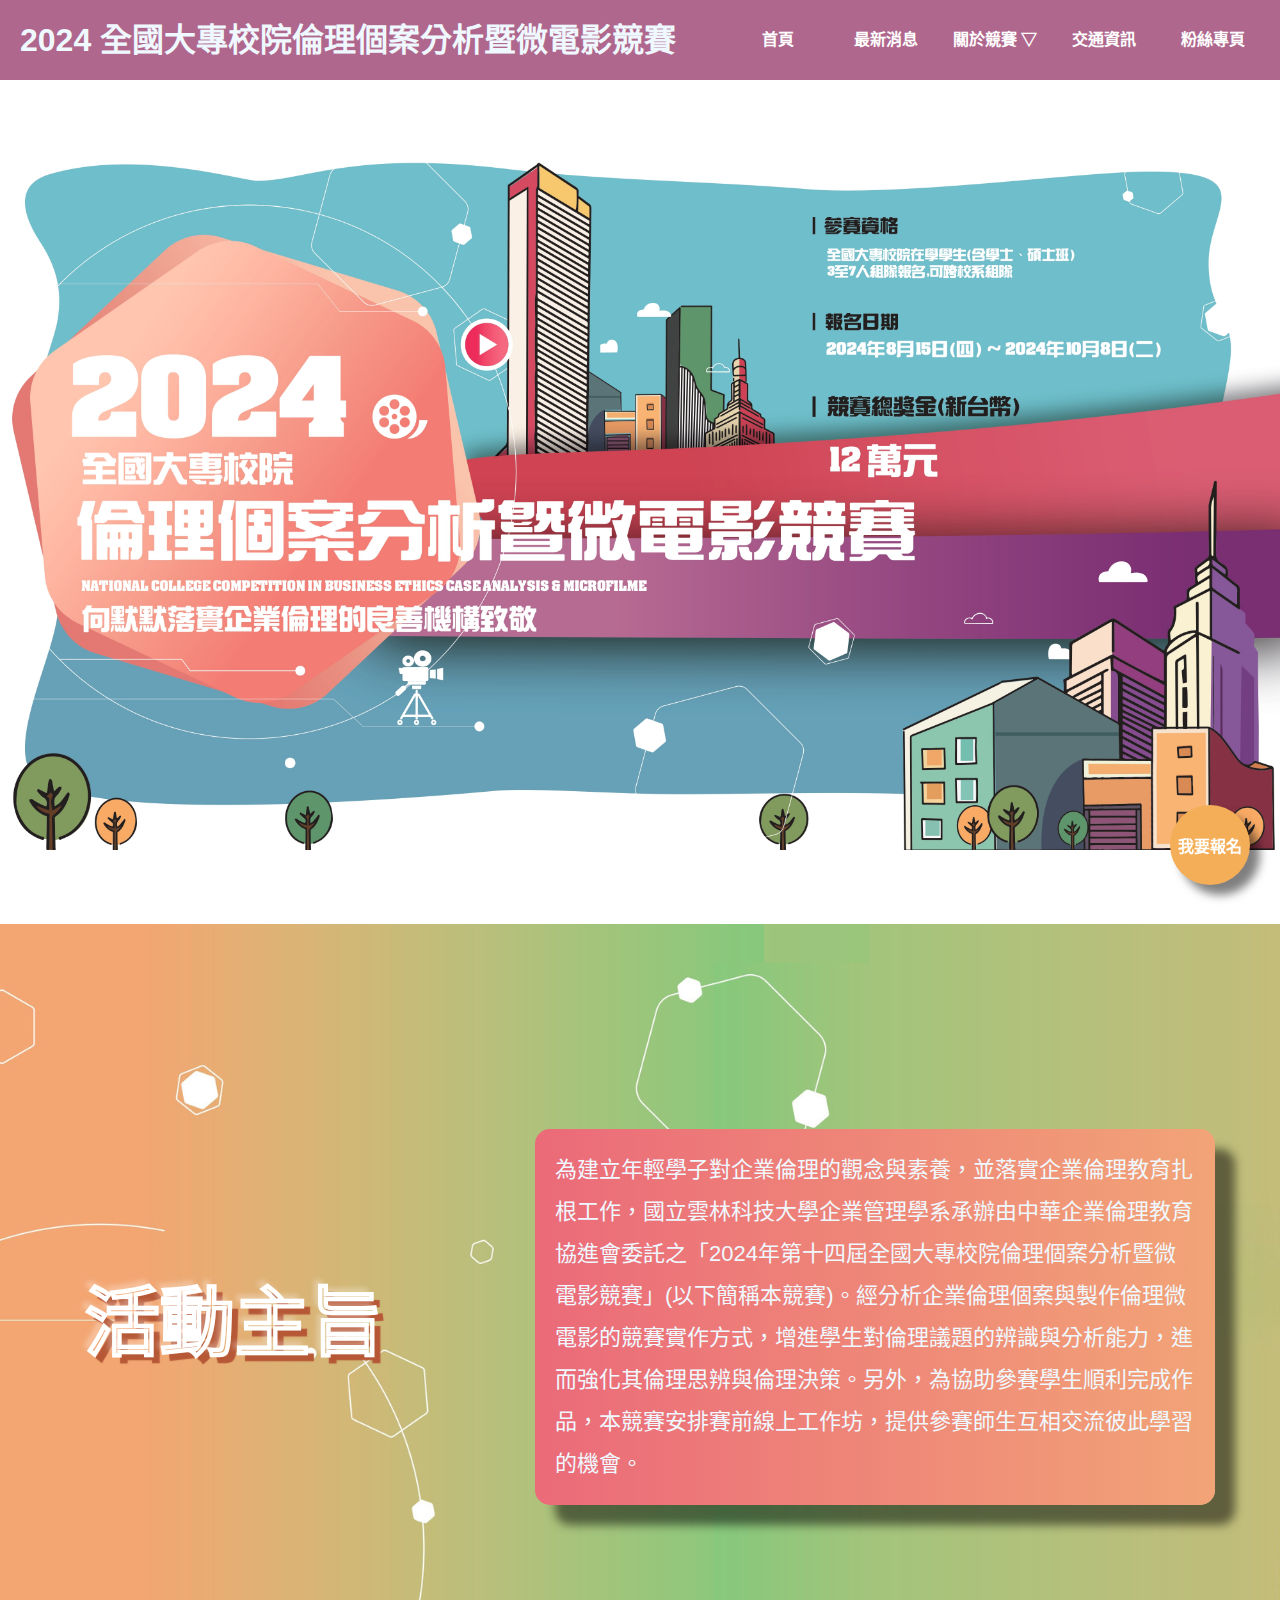
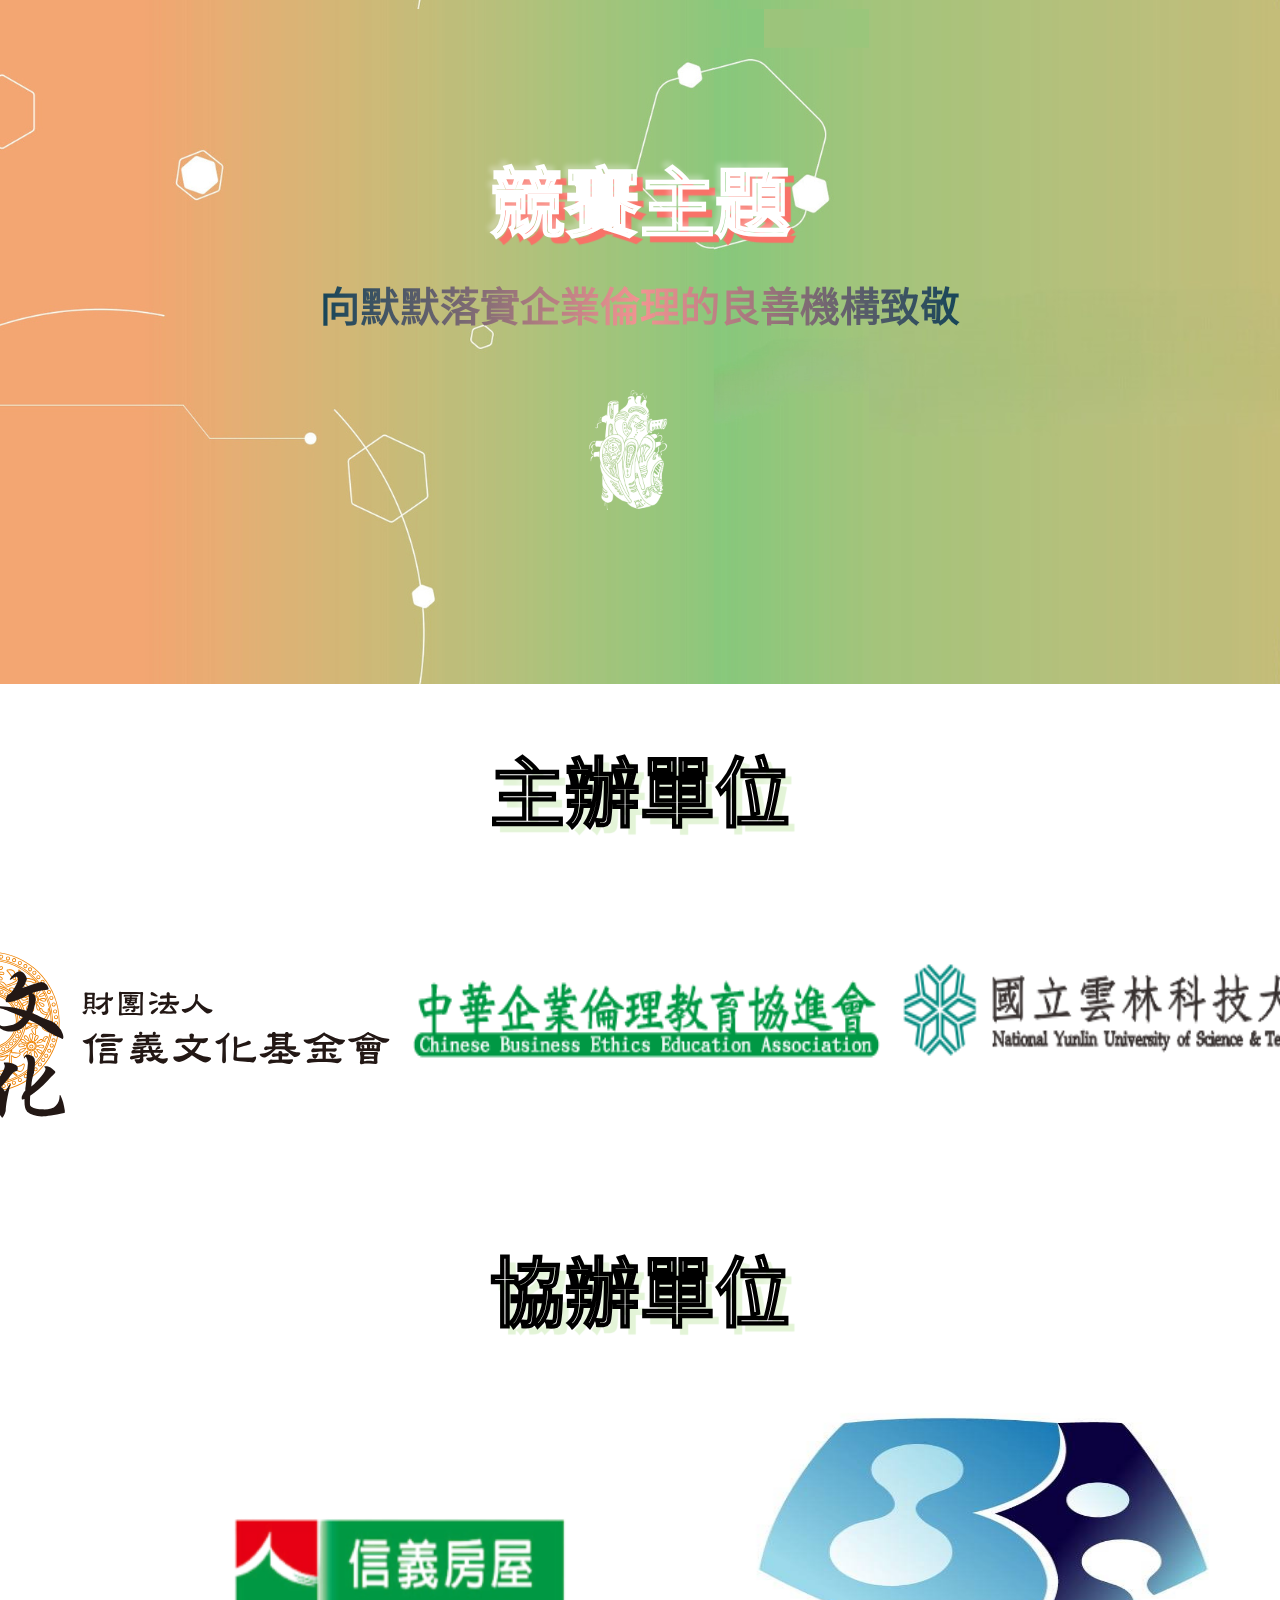
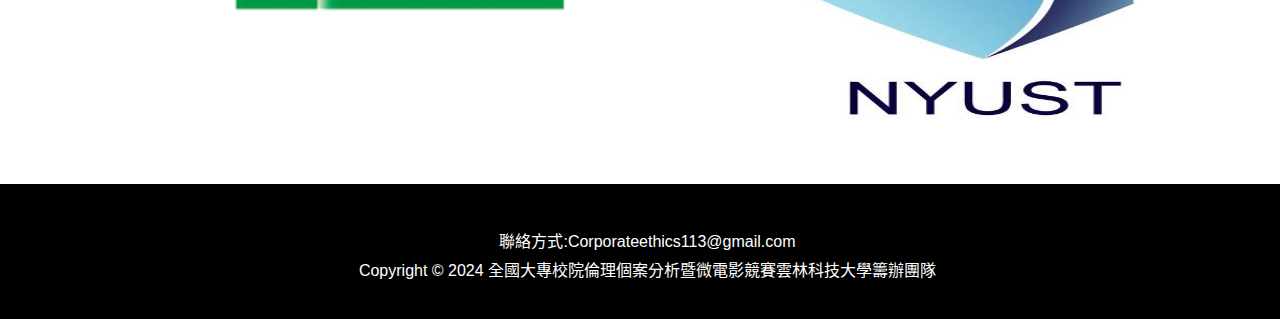
<file: yuntechWeb/index.html>
<!DOCTYPE html>
<html lang="zh-TW">
<head>
    <meta charset="UTF-8">
    <meta name="viewport" content="width=device-width, initial-scale=1.0">
    <meta http-equiv="refresh" content="60" />
    <title>2024微電影</title>
    <link rel="stylesheet" href="style/include.css">
    <link rel="stylesheet" href="style/style.css">
    <script src="js/script.js" defer></script>
    
</head>

<body>
    <header>
        <h1>2024 全國大專校院倫理個案分析暨微電影競賽</h1>
        <div class="menu-toggle">功能選單 ▽</div>
        <nav>
            <ul>
              <li><a href="index.html">首頁</a></li>
              <li><a href="announcement.php">最新消息</a></li>
              <li class="has-submenu"><a href="">關於競賽 ▽</a>
                <ul id="submenu">
                  <li><a href="workshop.html">賽前工作坊</a></li>
                  <li><a href="movie.html">微電影競賽</a></li>
                  <li><a href="caseAnalysis.html">個案分析競賽</a></li>
                  <li><a href="previousCompetitions.html">歷屆競賽</a></li>
                  <li><a href="eventAlbum.html">活動相簿</a></li>
                  <li><a href="download.html">下載專區</a></li>
                </ul>
              </li>
              <li><a href="https://www.yuntech.edu.tw/index.php/2019-08-20-05-41-18">交通資訊</a></li>
              <li><a href="https://www.facebook.com/NCCBE/">粉絲專頁</a></li>
            </ul>
        </nav>
      </header>

    <main>
        <a href="https://docs.google.com/forms/d/e/1FAIpQLSd65jcGMwVrLgqRH8gedoj-oalJHaJfVDCgLDuP7XuOjYcffA/closedform" id="apply">我要報名</a>
        <Section id="news">
            <img src="./image/index/img01.jpg" alt="">
        </Section>

        <section id="competitionIntro">

            <div class="eventTheme">
                <h2>活動主旨</h2>
                <p class="content-area">為建立年輕學子對企業倫理的觀念與素養，並落實企業倫理教育扎根工作，國立雲林科技大學企業管理學系承辦由中華企業倫理教育協進會委託之「2024年第十四屆全國大專校院倫理個案分析暨微電影競賽」(以下簡稱本競賽)。經分析企業倫理個案與製作倫理微電影的競賽實作方式，增進學生對倫理議題的辨識與分析能力，進而強化其倫理思辨與倫理決策。另外，為協助參賽學生順利完成作品，本競賽安排賽前線上工作坊，提供參賽師生互相交流彼此學習的機會。
                </p>
            </div>

            <div class="competitionTheme">
                <h2>競賽主題</h2>
                <p>向默默落實企業倫理的良善機構致敬</p>
                <img src="image/heart.png" alt="">
                
            </div>

            <div class="mainSupport">
                <h2>主辦單位</h2>
                <div class="icon">
                    <img src="image/logo1.svg" alt="">
                    <img src="image/logo4.png" alt="">
                    <img src="image/logo3.png" alt="">
                </div>
                
            </div>
            <div class="support">
                <h2>協辦單位</h2>
                <div class="icon">
                    <img src="image/logo5.png" alt="">
                    <img src="image/logo6.jpg" alt="">
                </div>
                
            </div>
        </section>

    </main>

    <footer>
        <p>聯絡方式:Corporateethics113@gmail.com</p>
        <p>Copyright © 2024 全國大專校院倫理個案分析暨微電影競賽雲林科技大學籌辦團隊</p>
    </footer>

</body>
</html>
</file>
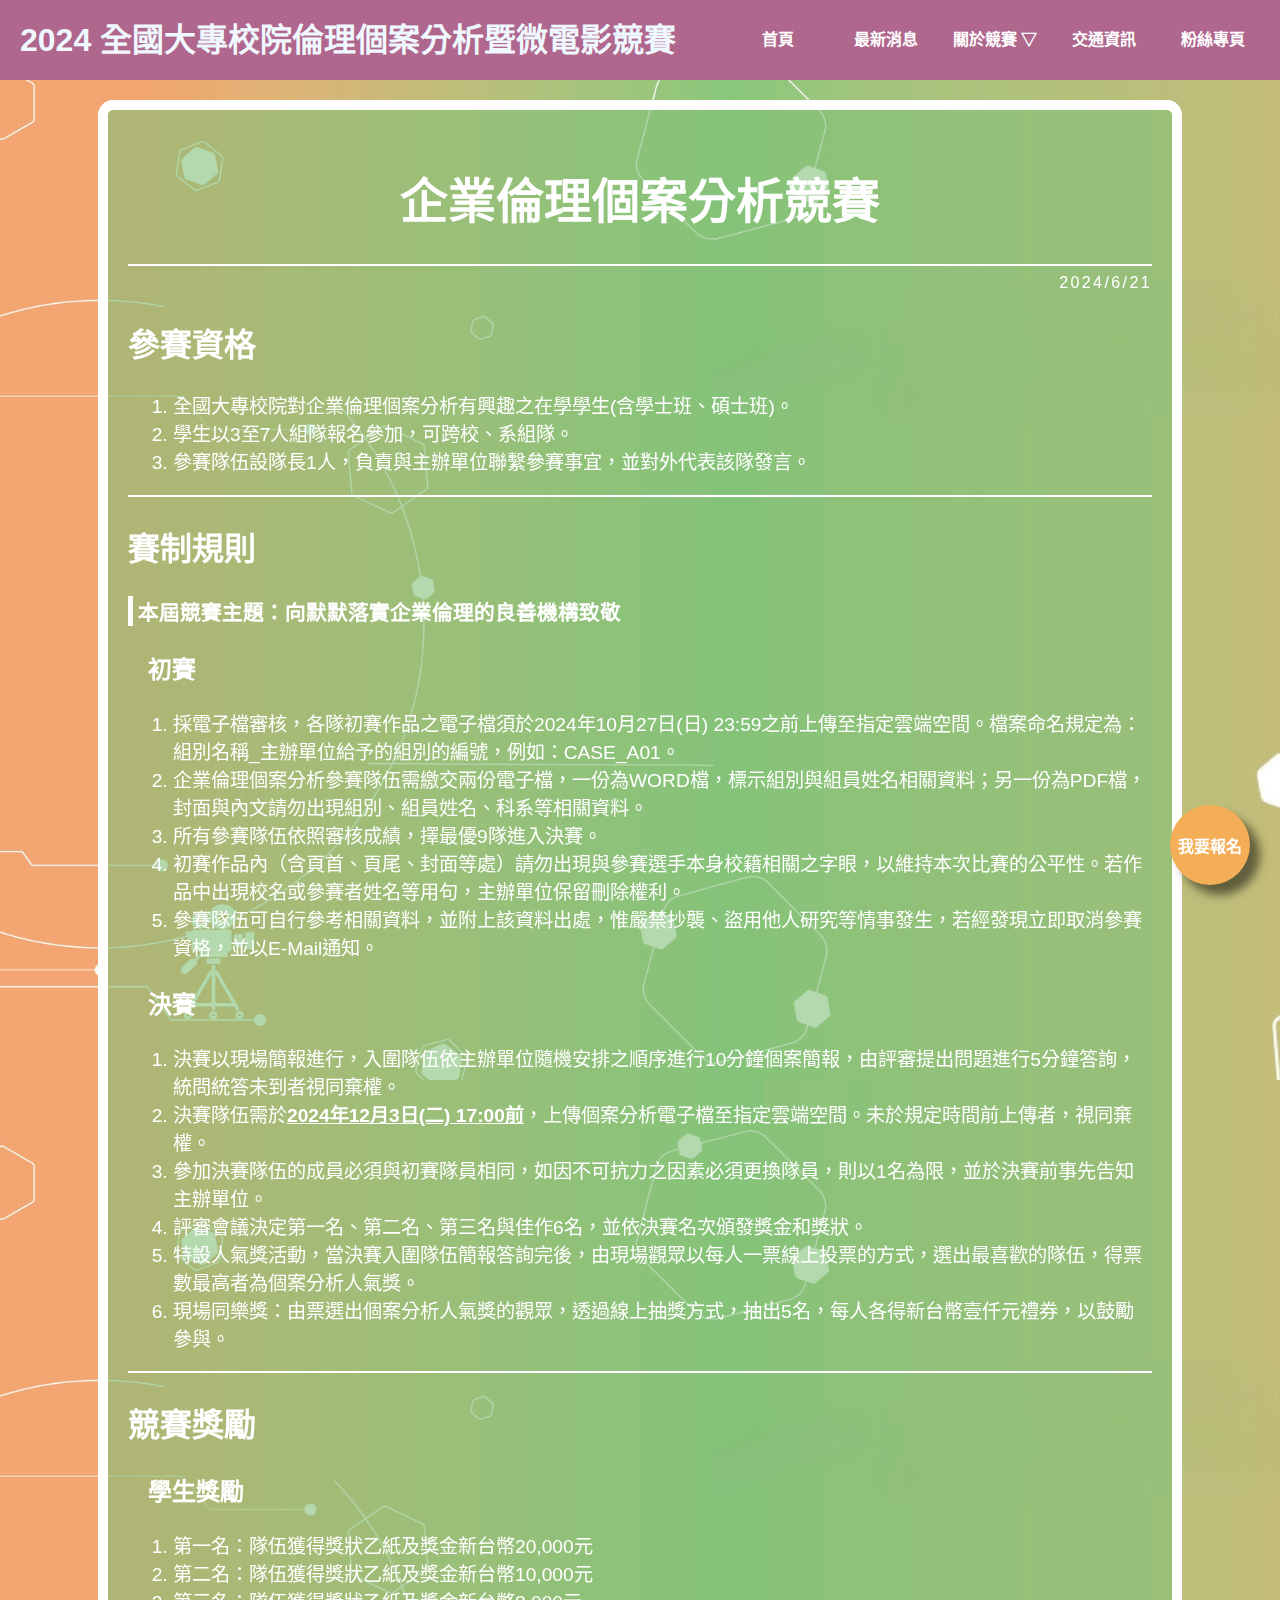
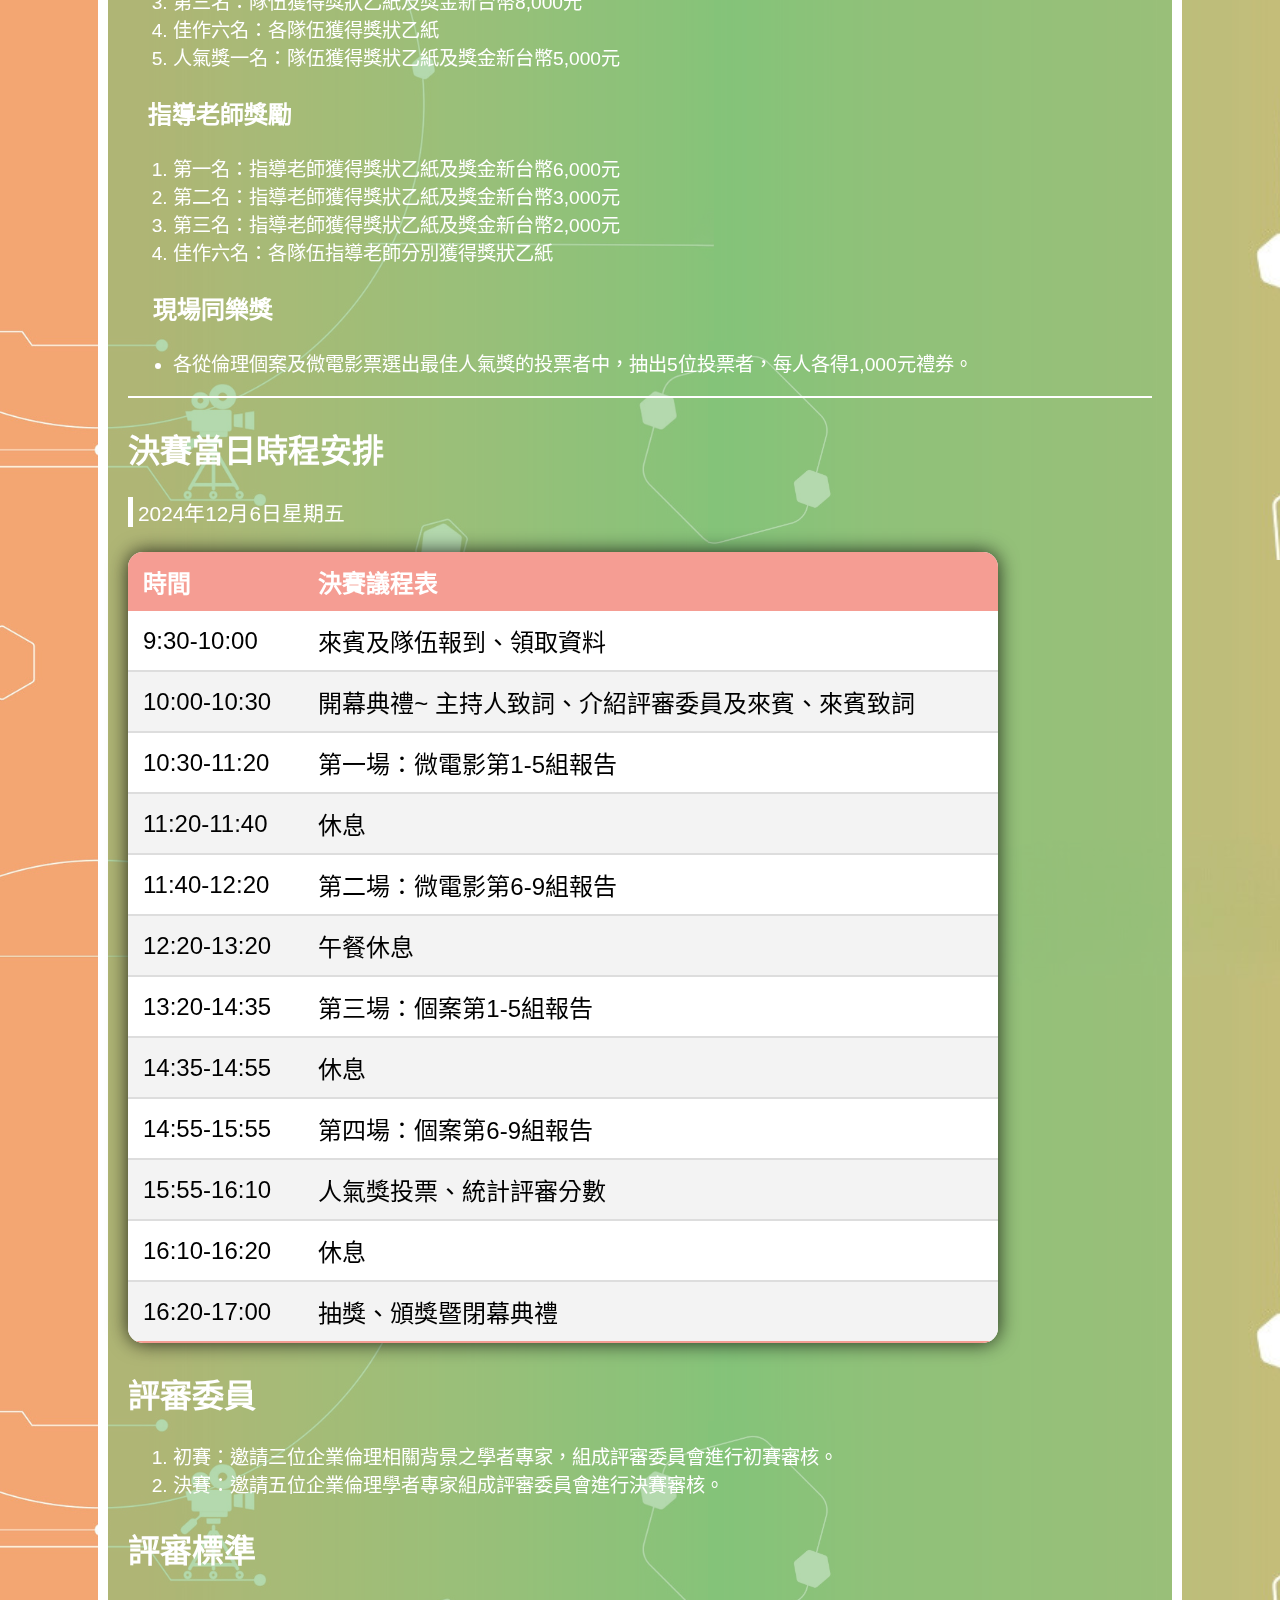
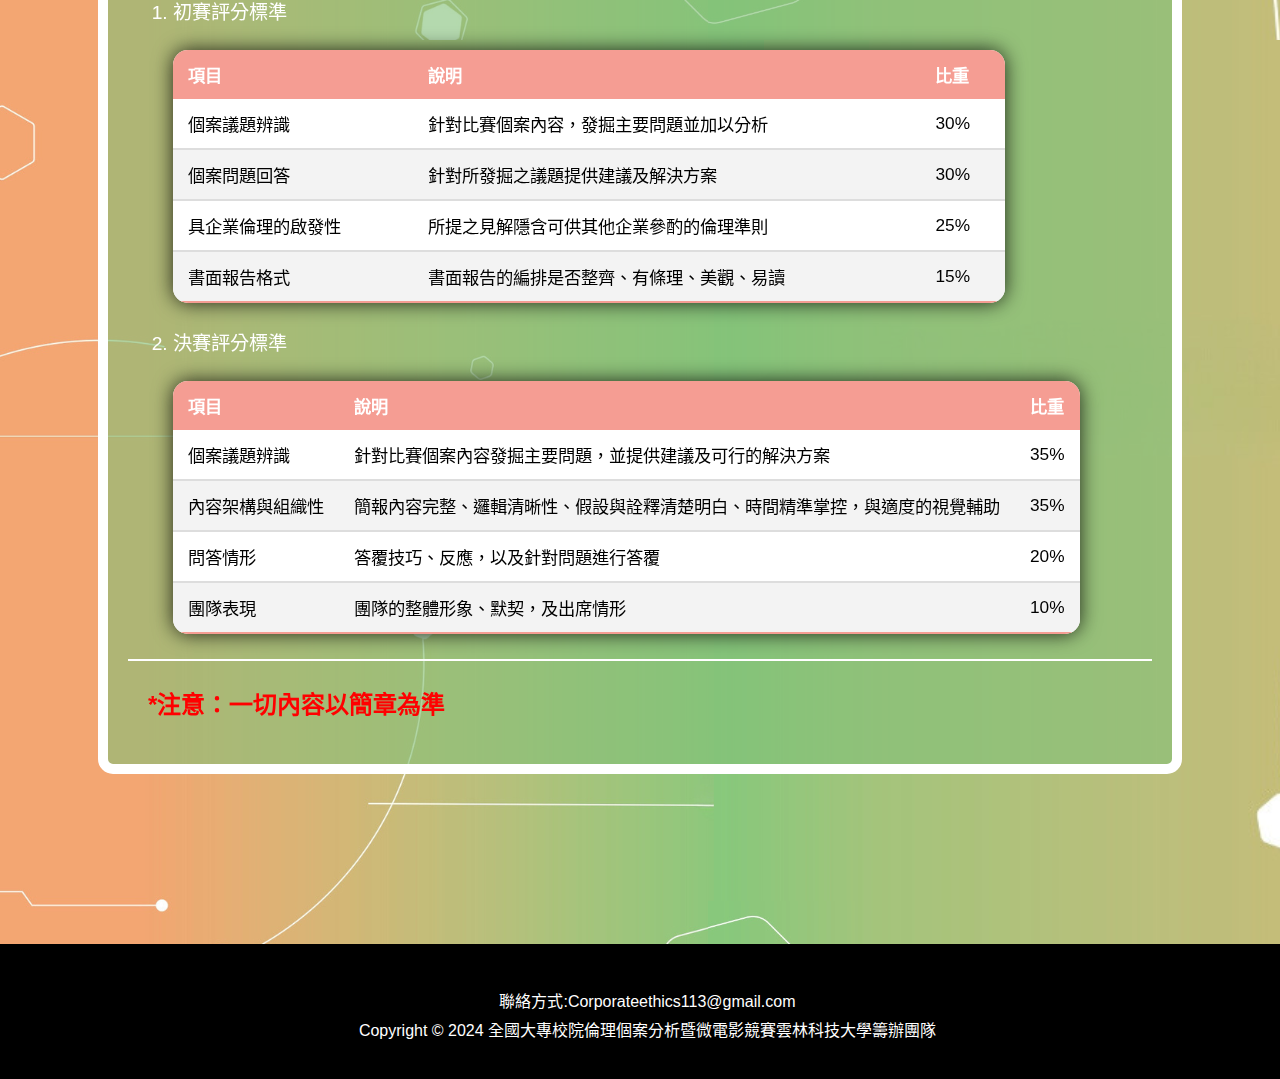
<file: yuntechWeb/caseAnalysis.html>
<!DOCTYPE html>
<html lang="zh-TW">
<head>
  <meta charset="UTF-8">
  <meta name="viewport" content="width=device-width, initial-scale=1.0">
  <title>企業個案分析競賽</title>
  <link rel="stylesheet" href="style/include.css">
  <link rel="stylesheet" href="style/blog.css">
  <script src="js/script.js" defer></script>
</head>
<body>
  <header>
    <h1>2024 全國大專校院倫理個案分析暨微電影競賽</h1>
    <div class="menu-toggle">功能選單 ▽</div>
    <nav>
        <ul>
          <li><a href="index.html">首頁</a></li>
          <li><a href="announcement.php">最新消息</a></li>
          <li class="has-submenu"><a href="">關於競賽 ▽</a>
            <ul id="submenu">
              <li><a href="workshop.html">賽前工作坊</a></li>
              <li><a href="movie.html">微電影競賽</a></li>
              <li><a href="caseAnalysis.html">個案分析競賽</a></li>
              <li><a href="previousCompetitions.html">歷屆競賽</a></li>
              <li><a href="eventAlbum.html">活動相簿</a></li>
              <li><a href="download.html">下載專區</a></li>
            </ul>
          </li>
          <li><a href="https://www.yuntech.edu.tw/index.php/2019-08-20-05-41-18">交通資訊</a></li>
          <li><a href="https://www.facebook.com/NCCBE/">粉絲專頁</a></li>
        </ul>
    </nav>
  </header>
  <main>
    <a href="https://docs.google.com/forms/d/e/1FAIpQLSd65jcGMwVrLgqRH8gedoj-oalJHaJfVDCgLDuP7XuOjYcffA/closedform" id="apply">我要報名</a>
    
      <h1>企業倫理個案分析競賽</h1>
      <hr>
      <div class="blog-container">
        <div class="date">2024/6/21</div>
        <h2>參賽資格</h2>
        <div class="paragraph-order">
          <ol>
            <li>全國大專校院對企業倫理個案分析有興趣之在學學生(含學士班、碩士班)。</li>
            <li>學生以3至7人組隊報名參加，可跨校、系組隊。</li>
            <li>參賽隊伍設隊長1人，負責與主辦單位聯繫參賽事宜，並對外代表該隊發言。</li>
          </ol>
        </div>
        <hr>
      </div>

      <div class="blog-container">
        <h2>賽制規則</h2>
        <div class="paragraph">
          <p><b>本屆競賽主題：向默默落實企業倫理的良善機構致敬</b></p>
        </div>
          <h3>初賽</h3>
          <div class="paragraph-order">
            <ol>
              <li>採電子檔審核，各隊初賽作品之電子檔須於2024年10月27日(日) 23:59之前上傳至指定雲端空間。檔案命名規定為：組別名稱_主辦單位給予的組別的編號，例如：CASE_A01。</li>
              <li>企業倫理個案分析參賽隊伍需繳交兩份電子檔，一份為WORD檔，標示組別與組員姓名相關資料；另一份為PDF檔，封面與內文請勿出現組別、組員姓名、科系等相關資料。</li>
              <li>所有參賽隊伍依照審核成績，擇最優9隊進入決賽。</li>
              <li>初賽作品內（含頁首、頁尾、封面等處）請勿出現與參賽選手本身校籍相關之字眼，以維持本次比賽的公平性。若作品中出現校名或參賽者姓名等用句，主辦單位保留刪除權利。</li>
              <li>參賽隊伍可自行參考相關資料，並附上該資料出處，惟嚴禁抄襲、盜用他人研究等情事發生，若經發現立即取消參賽資格，並以E-Mail通知。</li>
            </ol>
          </div>

          <h3>決賽</h3>
          <div class="paragraph-order">
            <ol>
              <li>
                決賽以現場簡報進行，入圍隊伍依主辦單位隨機安排之順序進行10分鐘個案簡報，由評審提出問題進行5分鐘答詢，統問統答未到者視同棄權。
              </li>
              <li>
                決賽隊伍需於<b><u>2024年12月3日(二) 17:00前</u></b>，上傳個案分析電子檔至指定雲端空間。未於規定時間前上傳者，視同棄權。
               </li>
              <li>
                參加決賽隊伍的成員必須與初賽隊員相同，如因不可抗力之因素必須更換隊員，則以1名為限，並於決賽前事先告知主辦單位。
              </li>
              <li>
                評審會議決定第一名、第二名、第三名與佳作6名，並依決賽名次頒發獎金和獎狀。
              </li>
              <li>
                特設人氣獎活動，當決賽入圍隊伍簡報答詢完後，由現場觀眾以每人一票線上投票的方式，選出最喜歡的隊伍，得票數最高者為個案分析人氣獎。
              </li>
              <li>
                現場同樂獎：由票選出個案分析人氣獎的觀眾，透過線上抽獎方式，抽出5名，每人各得新台幣壹仟元禮券，以鼓勵參與。
              </li>
            </ol>
          </div>
          <hr>
      </div>

  

      
      <div class="blog-container">
        <h2>競賽獎勵</h2>
          <h3>學生獎勵</h3>
          <div class="paragraph-order">
            <ol>
              <li>第一名：隊伍獲得獎狀乙紙及獎金新台幣20,000元</li>
              <li>第二名：隊伍獲得獎狀乙紙及獎金新台幣10,000元</li>
              <li>第三名：隊伍獲得獎狀乙紙及獎金新台幣8,000元</li>
              <li>佳作六名：各隊伍獲得獎狀乙紙</li>
              <li>人氣獎一名：隊伍獲得獎狀乙紙及獎金新台幣5,000元</li>
            </ol>
          </div>

          <h3>指導老師獎勵</h3>
          <div class="paragraph-order">
            <ol>
              <li>第一名：指導老師獲得獎狀乙紙及獎金新台幣6,000元</li>
              <li>第二名：指導老師獲得獎狀乙紙及獎金新台幣3,000元</li>
              <li>第三名：指導老師獲得獎狀乙紙及獎金新台幣2,000元</li>
              <li>佳作六名：各隊伍指導老師分別獲得獎狀乙紙</li>
            </ol>
          </div>
          <div class="paragraph-order">
            <h3>現場同樂獎</h3>
            <ul>
              <li>各從倫理個案及微電影票選出最佳人氣獎的投票者中，抽出5位投票者，每人各得1,000元禮券。</li>
            </ul>
          </div>
          <hr>
      </div>
      

      <div class="blog-container">
        <h2>決賽當日時程安排</h2>
        <div class="paragraph">
          <p>2024年12月6日星期五</p>
        </div>
      
        <table class="content-table" >
          <tbody>
            <thead>
              <tr>
                <th>時間</th>
                <th>決賽議程表</th>
              </tr>
            </thead>
            <tr>
              <td>9:30-10:00</td>
              <td>來賓及隊伍報到、領取資料</td>
            </tr>
            <tr>
              <td>10:00-10:30</td>
              <td>開幕典禮~ 主持人致詞、介紹評審委員及來賓、來賓致詞</td>
            </tr>
            <tr>
              <td>10:30-11:20</td>
              <td>第一場：微電影第1-5組報告</td>
            </tr>
            <tr>
              <td>11:20-11:40</td>
              <td>休息</td>
            </tr>
            <tr>
              <td>11:40-12:20</td>
              <td>第二場：微電影第6-9組報告</td>
            </tr>
            <tr>
              <td>12:20-13:20</td>
              <td>午餐休息</td>
            </tr>
            <tr>
              <td>13:20-14:35</td>
              <td>第三場：個案第1-5組報告</td>
            </tr>
            <tr>
              <td>14:35-14:55</td>
              <td>休息</td>
            </tr>
            <tr>
              <td>14:55-15:55</td>
              <td>第四場：個案第6-9組報告</td>
            </tr>
            <tr>
              <td>15:55-16:10</td>
              <td>人氣獎投票、統計評審分數</td>
            </tr>
            <tr>
              <td>16:10-16:20</td>
              <td>休息</td>
            </tr>
            <tr>
              <td>16:20-17:00</td>
              <td>抽獎、頒獎暨閉幕典禮</td>
            </tr>
          </tbody>
        </table>
  
      </div>


      <div class="blog-container">
        <h2>評審委員</h2>
        <div class="paragraph-order">
          <ol>
            <li>
              初賽：邀請三位企業倫理相關背景之學者專家，組成評審委員會進行初賽審核。
            </li>
            <li>
              決賽：邀請五位企業倫理學者專家組成評審委員會進行決賽審核。
            </li>
          </ol>
      </div>
    </div>


    <div class="blog-container">
      <h2>評審標準</h2>
      <div class="paragraph-order">
      <ol>
          <li >初賽評分標準
            <table class="content-table">
              <tbody>
                <thead>
                  <tr>
                    <th>項目</th>
                    <th>說明</th>
                    <th>比重</th>
                  </tr>
                </thead>
                <tr>
                  <td>個案議題辨識</td>
                  <td>針對比賽個案內容，發掘主要問題並加以分析</td>
                  <td>30%</td>
                </tr>
                <tr>
                  <td>個案問題回答</td>
                  <td>針對所發掘之議題提供建議及解決方案</td>
                  <td>30%</td>
                </tr>
                <tr>
                  <td>具企業倫理的啟發性</td>
                  <td>所提之見解隱含可供其他企業參酌的倫理準則</td>
                  <td>25%</td>
                </tr>
                <tr>
                  <td>書面報告格式</td>
                  <td>書面報告的編排是否整齊、有條理、美觀、易讀</td>
                  <td>15%</td>
                </tr>
              </tbody>
            </table>
          </li>

          <li>決賽評分標準
            <table class="content-table">
              <tbody>
                <thead>
                  <tr>
                    <th>項目</th>
                    <th>說明</th>
                    <th>比重</th>
                  </tr>
                </thead>
                <tr>
                  <td>個案議題辨識</td>
                  <td>針對比賽個案內容發掘主要問題，並提供建議及可行的解決方案</td>
                  <td>35%</td>
                </tr>
                <tr>
                  <td>內容架構與組織性</td>
                  <td>簡報內容完整、邏輯清晰性、假設與詮釋清楚明白、時間精準掌控，與適度的視覺輔助</td>
                  <td>35%</td>
                </tr>
                <tr>
                  <td>問答情形</td>
                  <td>答覆技巧、反應，以及針對問題進行答覆</td>
                  <td>20%</td>
                </tr>
                <tr>
                  <td>團隊表現</td>
                  <td>團隊的整體形象、默契，及出席情形</td>
                  <td>10%</td>
                </tr>
              </tbody>
            </table>
          </li>
      </ol>
    </div>

  </div>
  <hr>
  <h3 style="color: red;">*注意：一切內容以簡章為準</h3>
  </main>

  <footer>
    <p>聯絡方式:Corporateethics113@gmail.com</p>
    <p>Copyright © 2024 全國大專校院倫理個案分析暨微電影競賽雲林科技大學籌辦團隊</p>
  </footer>
</body>
</html>
</file>
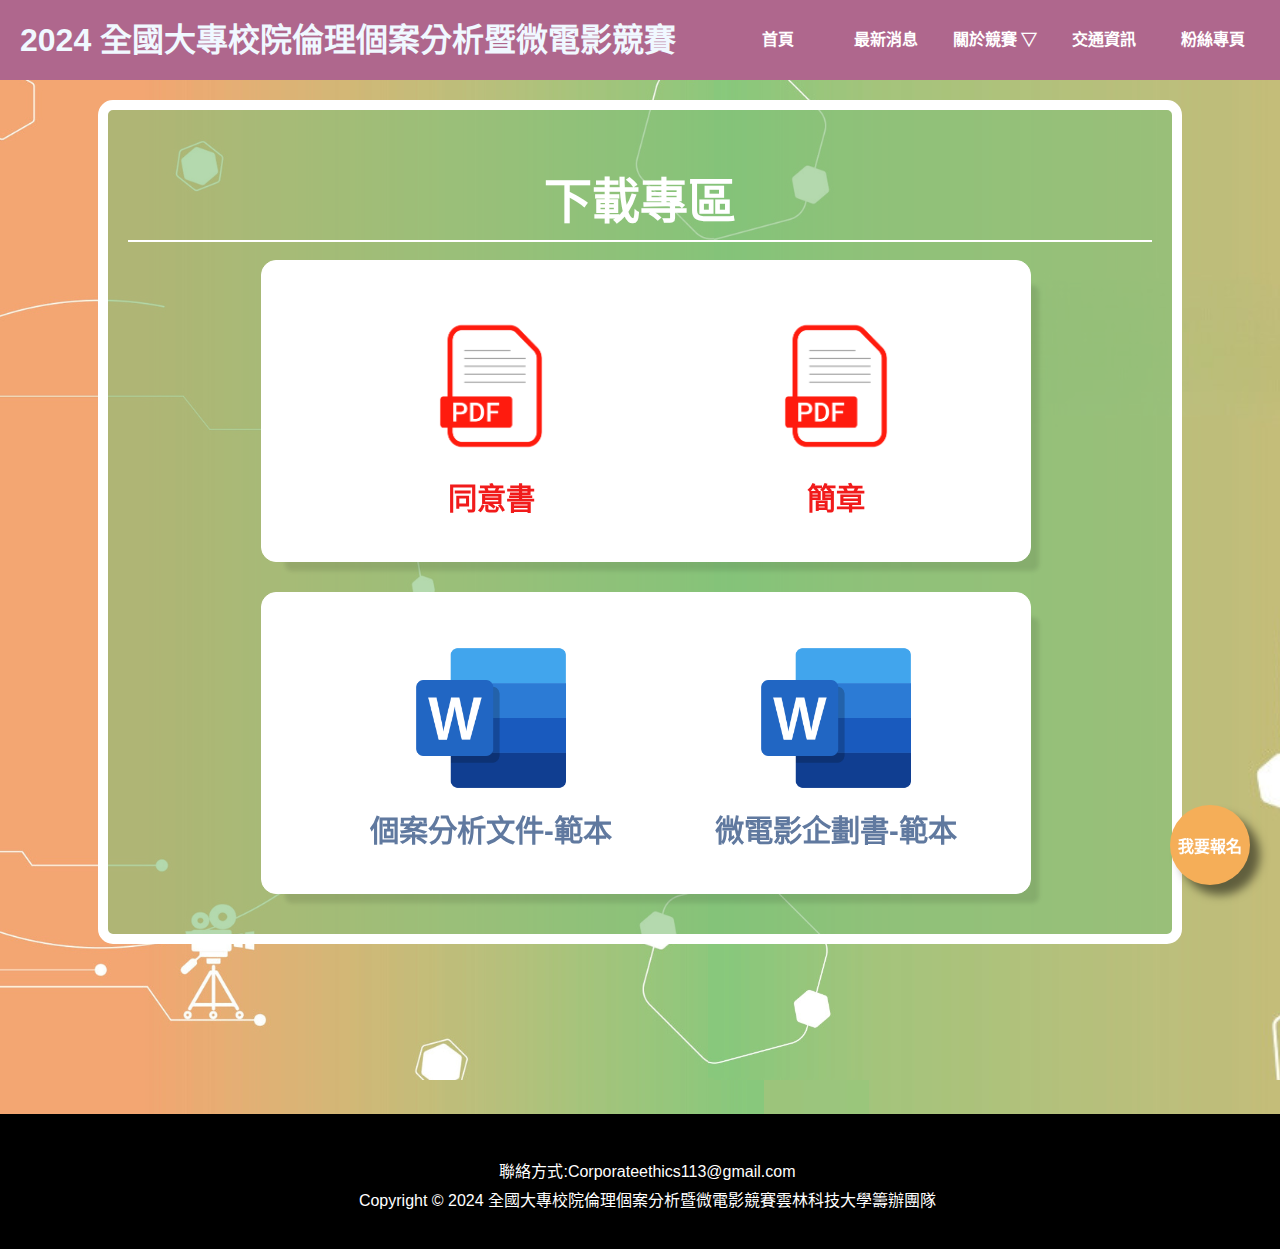
<file: yuntechWeb/download.html>
<!DOCTYPE html>
<html lang="zh-TW">
<head>
  <meta charset="UTF-8">
  <meta name="viewport" content="width=device-width, initial-scale=1.0">
  <title>賽前工作坊</title>
  <link rel="stylesheet" href="style/include.css">
  <link rel="stylesheet" href="style/blog.css">
  <script src="js/script.js" defer></script>
</head>
<body>
  <header>
    <h1>2024 全國大專校院倫理個案分析暨微電影競賽</h1>
    <div class="menu-toggle">功能選單 ▽</div>
    <nav>
        <ul>
          <li><a href="index.html">首頁</a></li>
          <li><a href="announcement.php">最新消息</a></li>
          <li class="has-submenu"><a href="">關於競賽 ▽</a>
            <ul id="submenu">
              <li><a href="workshop.html">賽前工作坊</a></li>
              <li><a href="movie.html">微電影競賽</a></li>
              <li><a href="caseAnalysis.html">個案分析競賽</a></li>
              <li><a href="previousCompetitions.html">歷屆競賽</a></li>
              <li><a href="eventAlbum.html">活動相簿</a></li>
              <li><a href="download.html">下載專區</a></li>
            </ul>
          </li>
          <li><a href="https://www.yuntech.edu.tw/index.php/2019-08-20-05-41-18">交通資訊</a></li>
          <li><a href="https://www.facebook.com/NCCBE/">粉絲專頁</a></li>
        </ul>
    </nav>
  </header>
  <main>
    <a href="https://docs.google.com/forms/d/e/1FAIpQLSd65jcGMwVrLgqRH8gedoj-oalJHaJfVDCgLDuP7XuOjYcffA/closedform" id="apply">我要報名</a>
    <h1 style="margin-bottom: 0; padding: 0;">下載專區</h1>
    <hr>
    <div class="file">
        
        
            
        <a href="file/2024第14屆全國大專校院倫理個案分析暨微電影競賽-活動內容暨影音照片授權書.pdf"><img src="image/pdf.png" alt=""><b>同意書</b></a>
        <a href="file/2024第14屆全國大專校院倫理個案分析暨微電影競賽-簡章.pdf"><img src="image/pdf.png" alt=""><b>簡章</b></a>

    </div>
    <div class="file" id = "word">
        <a href="file/2024全國大專倫理個案分析暨微電影競賽_個案分析文件(範本).docx"><img src="image/word.png" alt=""><b>個案分析文件-範本</b></a>
        <a href="file/2024全國大專倫理個案分析暨微電影競賽_微電影企劃書(範本).docx"><img src="image/word.png" alt=""><b>微電影企劃書-範本</b></a>      
    </div>
  </main>


  <footer>
    <p>聯絡方式:Corporateethics113@gmail.com</p>
    <p>Copyright © 2024 全國大專校院倫理個案分析暨微電影競賽雲林科技大學籌辦團隊</p>
  </footer>
</body>
</html>
</file>
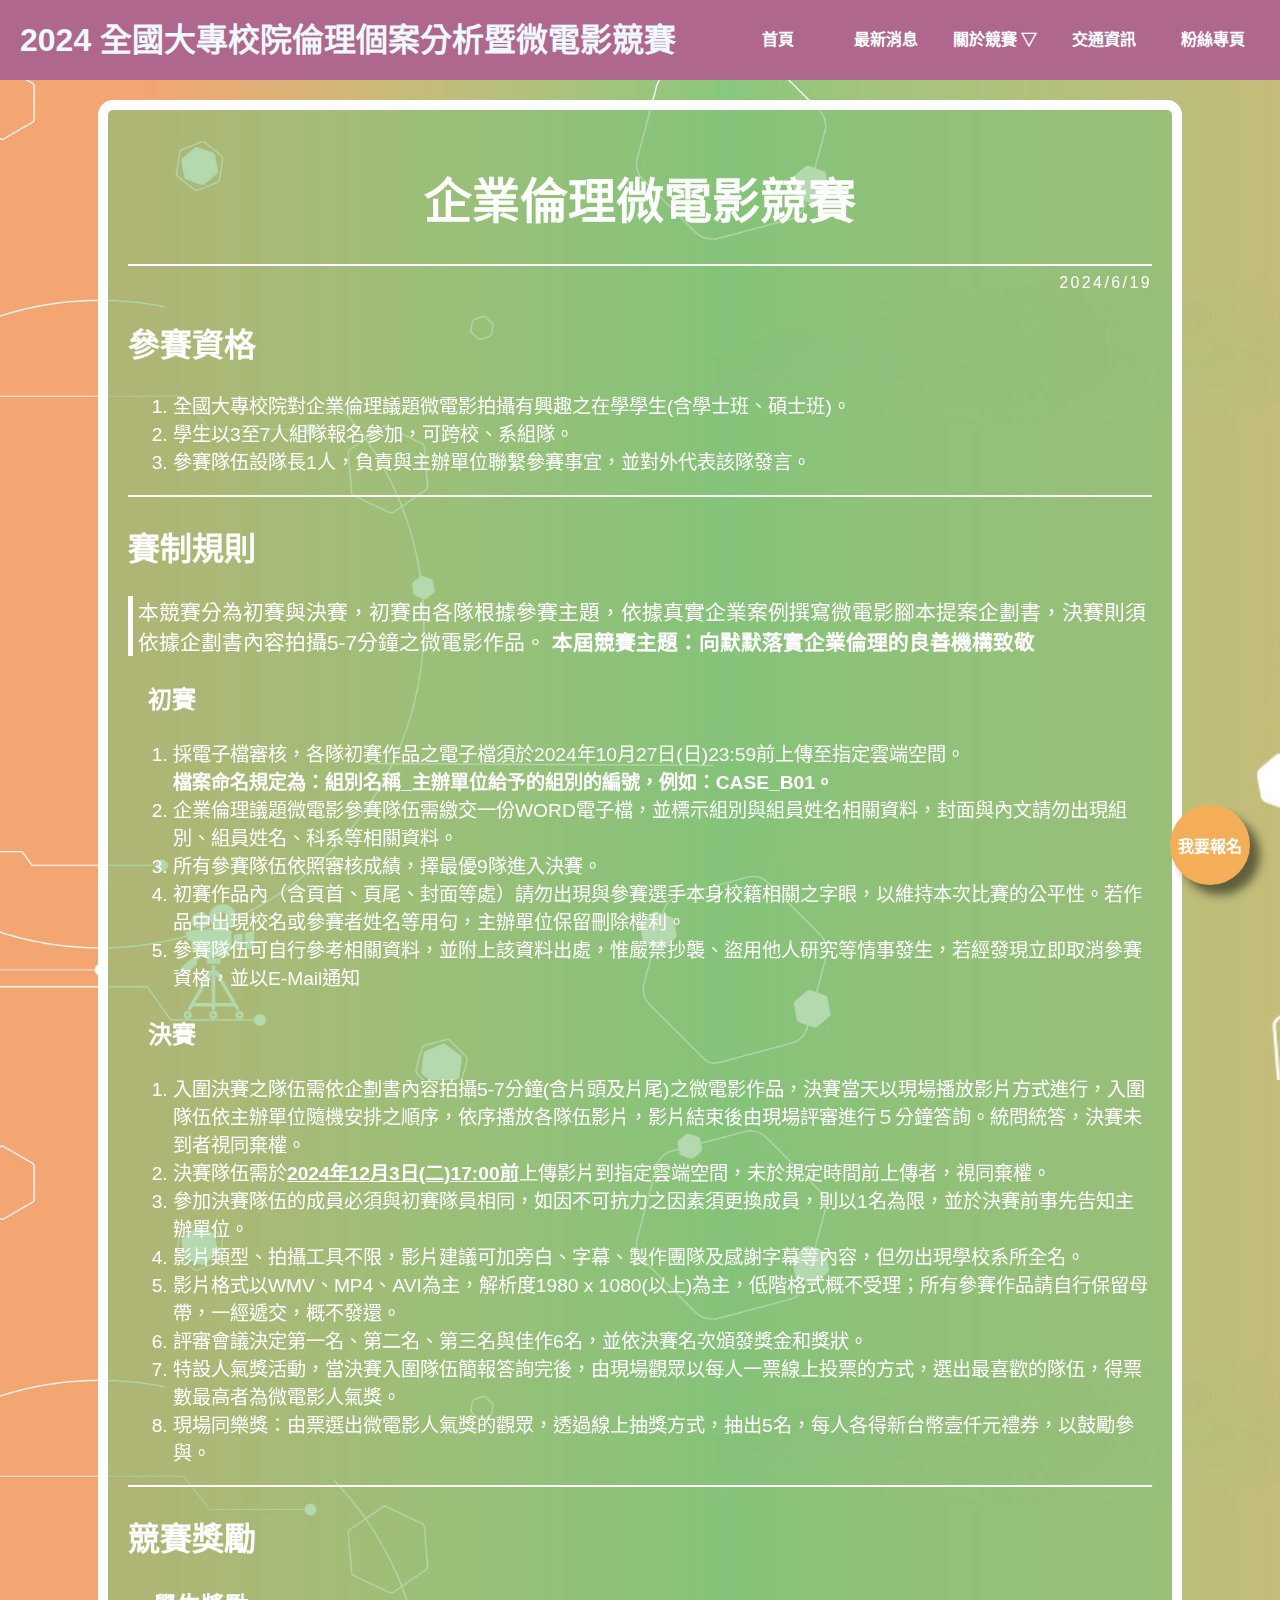
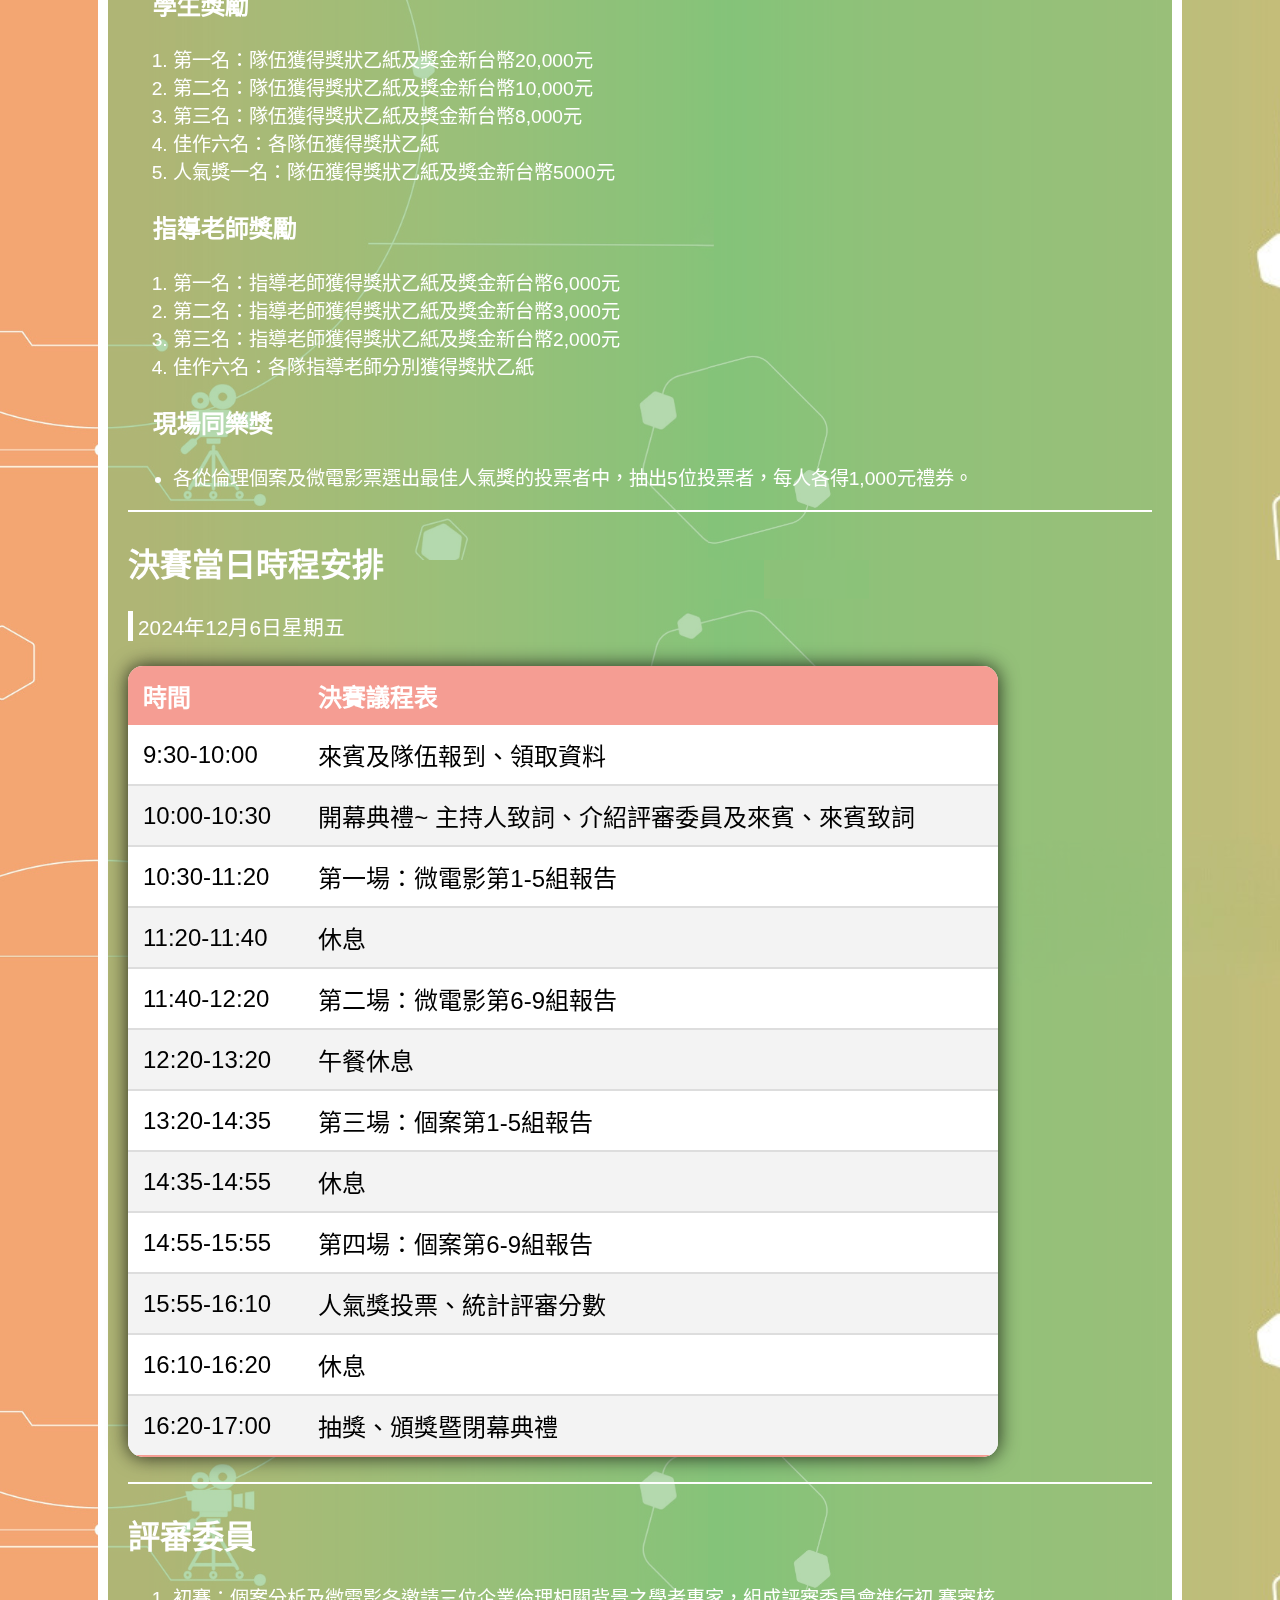
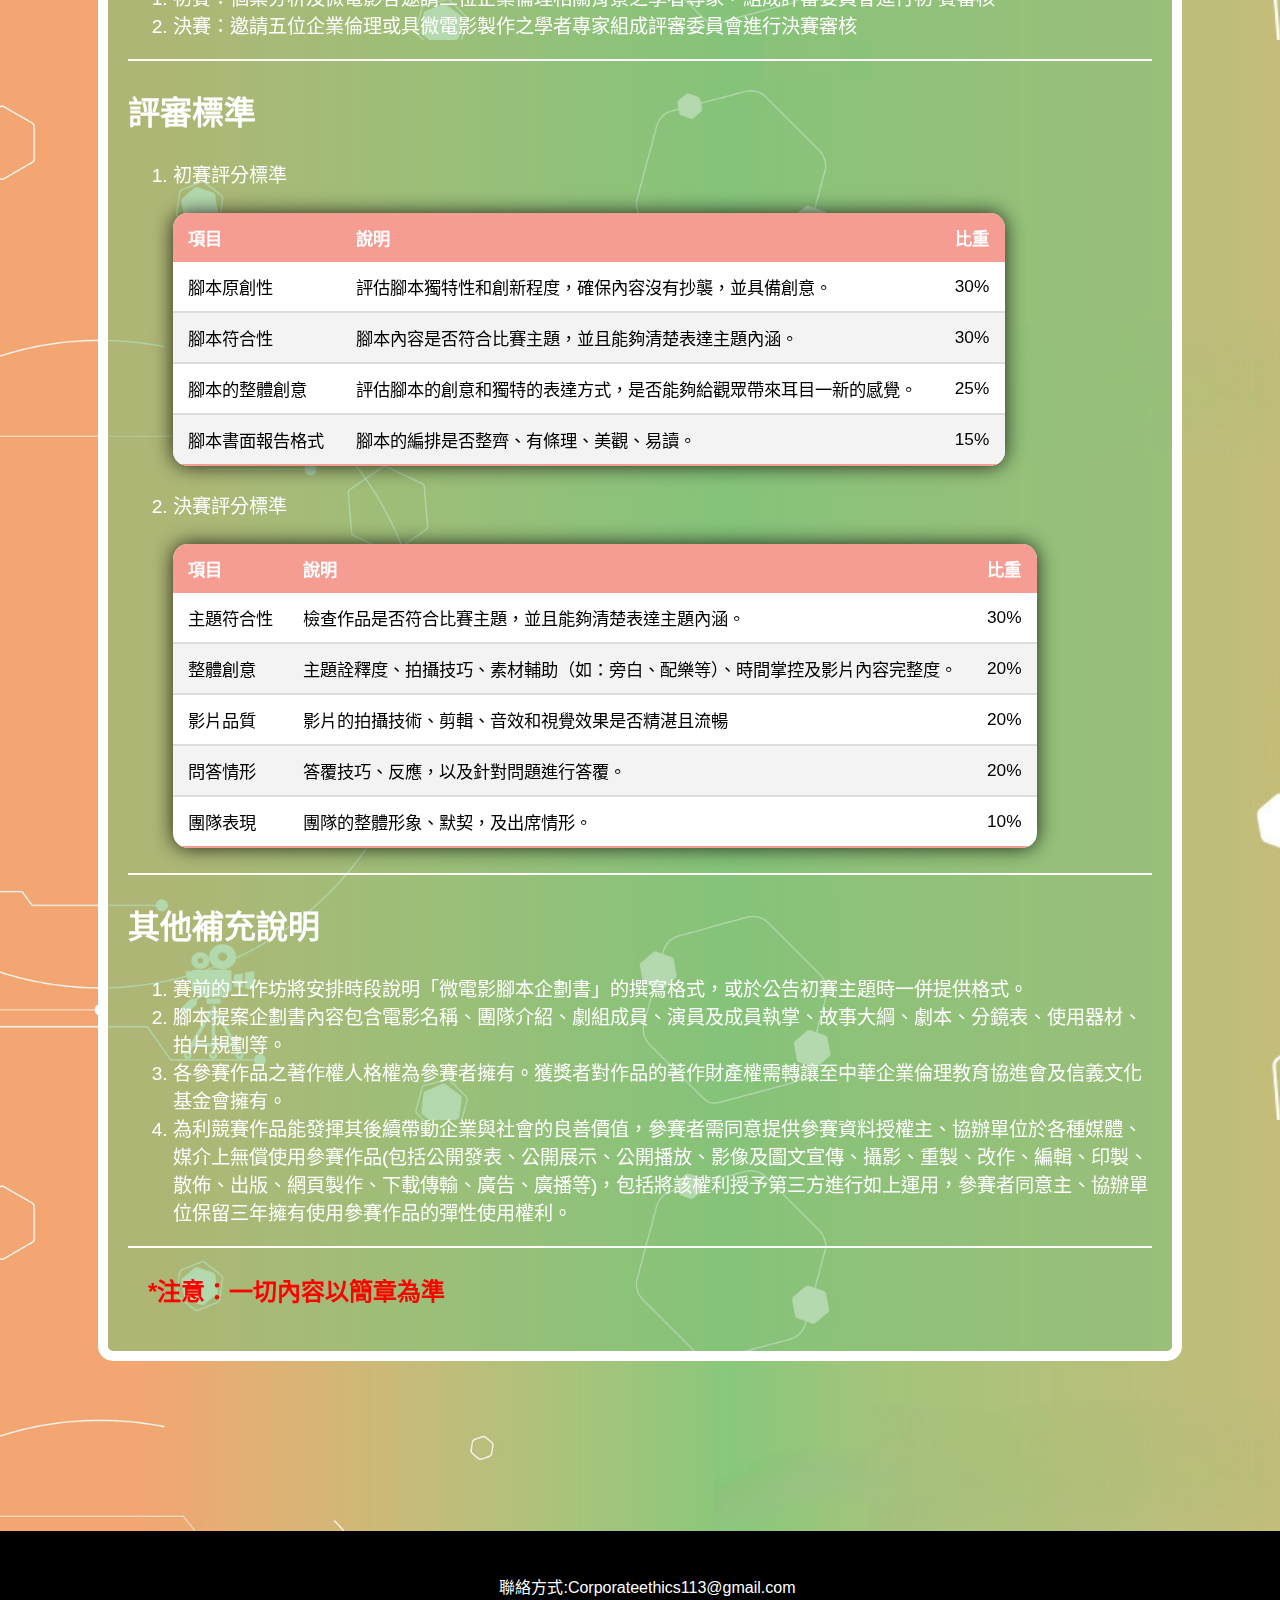
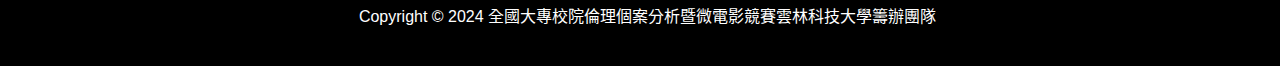
<file: yuntechWeb/movie.html>
<!DOCTYPE html>
<html lang="zh-TW">
<head>
  <meta charset="UTF-8">
  <meta name="viewport" content="width=device-width, initial-scale=1.0">
  <title>企業倫理微電影競賽</title>
  <link rel="stylesheet" href="style/include.css">
  <link rel="stylesheet" href="style/blog.css">
  <script src="js/script.js" defer></script>
  
</head>
<body>
  <header>
    <h1>2024 全國大專校院倫理個案分析暨微電影競賽</h1>
    <div class="menu-toggle">功能選單 ▽</div>
    <nav>
        <ul>
          <li><a href="index.html">首頁</a></li>
          <li><a href="announcement.php">最新消息</a></li>
          <li class="has-submenu"><a href="">關於競賽 ▽</a>
            <ul id="submenu">
              <li><a href="workshop.html">賽前工作坊</a></li>
              <li><a href="movie.html">微電影競賽</a></li>
              <li><a href="caseAnalysis.html">個案分析競賽</a></li>
              <li><a href="previousCompetitions.html">歷屆競賽</a></li>
              <li><a href="eventAlbum.html">活動相簿</a></li>
              <li><a href="download.html">下載專區</a></li>
            </ul>
          </li>
          <li><a href="https://www.yuntech.edu.tw/index.php/2019-08-20-05-41-18">交通資訊</a></li>
          <li><a href="https://www.facebook.com/NCCBE/">粉絲專頁</a></li>
        </ul>
    </nav>
  </header>

  
  <main>
    
    <a href="https://docs.google.com/forms/d/e/1FAIpQLSd65jcGMwVrLgqRH8gedoj-oalJHaJfVDCgLDuP7XuOjYcffA/closedform" id="apply">我要報名</a>
    
    <h1>企業倫理微電影競賽</h1>
    <hr>
    <div class="blog-container">
      <div class="date">2024/6/19</div>
      <h2>參賽資格</h2>
      
      <div class="paragraph-order">
        <ol>
          <li>全國大專校院對企業倫理議題微電影拍攝有興趣之在學學生(含學士班、碩士班)。</li>
          <li>學生以3至7人組隊報名參加，可跨校、系組隊。</li>
          <li>參賽隊伍設隊長1人，負責與主辦單位聯繫參賽事宜，並對外代表該隊發言。</li>
        </ol>
      </div>
      <hr>
    </div>

    <div class="blog-container">
      <h2>賽制規則</h2>
      
      <div class="paragraph">
        <p>本競賽分為初賽與決賽，初賽由各隊根據參賽主題，依據真實企業案例撰寫微電影腳本提案企劃書，決賽則須依據企劃書內容拍攝5-7分鐘之微電影作品。
          <b>本屆競賽主題：向默默落實企業倫理的良善機構致敬</b></p>
      </div>

      <h3>初賽</h3>
      
      <div class="paragraph-order">
        <ol>
          <li>採電子檔審核，各隊初賽作品之電子檔須於2024年10月27日(日)23:59前上傳至指定雲端空間。<br><b>檔案命名規定為：組別名稱_主辦單位給予的組別的編號，例如：CASE_B01。</b></li>
          <li>企業倫理議題微電影參賽隊伍需繳交一份WORD電子檔，並標示組別與組員姓名相關資料，封面與內文請勿出現組別、組員姓名、科系等相關資料。</li>
          <li>所有參賽隊伍依照審核成績，擇最優9隊進入決賽。</li>
          <li>初賽作品內（含頁首、頁尾、封面等處）請勿出現與參賽選手本身校籍相關之字眼，以維持本次比賽的公平性。若作品中出現校名或參賽者姓名等用句，主辦單位保留刪除權利。</li>
          <li>參賽隊伍可自行參考相關資料，並附上該資料出處，惟嚴禁抄襲、盜用他人研究等情事發生，若經發現立即取消參賽資格，並以E-Mail通知</li>
        </ol>
      </div>

      <h3>決賽</h3>
      
      <div class="paragraph-order">
        <ol>
          <li>入圍決賽之隊伍需依企劃書內容拍攝5-7分鐘(含片頭及片尾)之微電影作品，決賽當天以現場播放影片方式進行，入圍隊伍依主辦單位隨機安排之順序，依序播放各隊伍影片，影片結束後由現場評審進行５分鐘答詢。統問統答，決賽未到者視同棄權。</li>
          <li>決賽隊伍需於<b><u>2024年12月3日(二)17:00前</u></b>上傳影片到指定雲端空間，未於規定時間前上傳者，視同棄權。</li>
          <li>參加決賽隊伍的成員必須與初賽隊員相同，如因不可抗力之因素須更換成員，則以1名為限，並於決賽前事先告知主辦單位。</li>
          <li>影片類型、拍攝工具不限，影片建議可加旁白、字幕、製作團隊及感謝字幕等內容，但勿出現學校系所全名。</li>
          <li>影片格式以WMV、MP4、AVI為主，解析度1980 x 1080(以上)為主，低階格式概不受理；所有參賽作品請自行保留母帶，一經遞交，概不發還。</li>
          <li>評審會議決定第一名、第二名、第三名與佳作6名，並依決賽名次頒發獎金和獎狀。</li>
          <li>特設人氣獎活動，當決賽入圍隊伍簡報答詢完後，由現場觀眾以每人一票線上投票的方式，選出最喜歡的隊伍，得票數最高者為微電影人氣獎。</li>
          <li>現場同樂獎：由票選出微電影人氣獎的觀眾，透過線上抽獎方式，抽出5名，每人各得新台幣壹仟元禮券，以鼓勵參與。</li>
        </ol>        
      </div>
      <hr>
    </div>

    <div class="blog-container">
      <h2>競賽獎勵</h2>
      <div class="paragraph-order">
        <h3>學生獎勵</h3>
        <ol>
          <li>第一名：隊伍獲得獎狀乙紙及獎金新台幣20,000元</li>
          <li>第二名：隊伍獲得獎狀乙紙及獎金新台幣10,000元</li>
          <li>第三名：隊伍獲得獎狀乙紙及獎金新台幣8,000元</li>
          <li>佳作六名：各隊伍獲得獎狀乙紙</li>
          <li>人氣獎一名：隊伍獲得獎狀乙紙及獎金新台幣5000元</li>
        </ol>
      </div>
      <div class="paragraph-order">
        <h3>指導老師獎勵</h3>
        <ol>
          <li>第一名：指導老師獲得獎狀乙紙及獎金新台幣6,000元</li>
          <li>第二名：指導老師獲得獎狀乙紙及獎金新台幣3,000元</li>
          <li>第三名：指導老師獲得獎狀乙紙及獎金新台幣2,000元</li>
          <li>佳作六名：各隊指導老師分別獲得獎狀乙紙</li>
        </ol>
      </div>
      <div class="paragraph-order">
        <h3>現場同樂獎</h3>
        <ul>
          <li>各從倫理個案及微電影票選出最佳人氣獎的投票者中，抽出5位投票者，每人各得1,000元禮券。</li>
        </ul>
      </div>
      <hr>
    </div>

    <div class="blog-container">
      <h2>決賽當日時程安排</h2>
      
      <div class="paragraph">
        <p>2024年12月6日星期五</p>
      </div>
      <table class="content-table" >
        <tbody>
          <thead>
            <tr>
              <th>時間</th>
              <th>決賽議程表</th>
            </tr>
          </thead>
          <tr>
            <td>9:30-10:00</td>
            <td>來賓及隊伍報到、領取資料</td>
          </tr>
          <tr>
            <td>10:00-10:30</td>
            <td>開幕典禮~ 主持人致詞、介紹評審委員及來賓、來賓致詞</td>
          </tr>
          <tr>
            <td>10:30-11:20</td>
            <td>第一場：微電影第1-5組報告</td>
          </tr>
          <tr>
            <td>11:20-11:40</td>
            <td>休息</td>
          </tr>
          <tr>
            <td>11:40-12:20</td>
            <td>第二場：微電影第6-9組報告</td>
          </tr>
          <tr>
            <td>12:20-13:20</td>
            <td>午餐休息</td>
          </tr>
          <tr>
            <td>13:20-14:35</td>
            <td>第三場：個案第1-5組報告</td>
          </tr>
          <tr>
            <td>14:35-14:55</td>
            <td>休息</td>
          </tr>
          <tr>
            <td>14:55-15:55</td>
            <td>第四場：個案第6-9組報告</td>
          </tr>
          <tr>
            <td>15:55-16:10</td>
            <td>人氣獎投票、統計評審分數</td>
          </tr>
          <tr>
            <td>16:10-16:20</td>
            <td>休息</td>
          </tr>
          <tr>
            <td>16:20-17:00</td>
            <td>抽獎、頒獎暨閉幕典禮</td>
          </tr>
        </tbody>
      </table>
      
      <hr>
    </div>

    <div class="blog-container">
      <h2>評審委員</h2>
      
      <div class="paragraph-order">
        <ol>
          <li>初賽：個案分析及微電影各邀請三位企業倫理相關背景之學者專家，組成評審委員會進行初
            賽審核</li>
          <li>決賽：邀請五位企業倫理或具微電影製作之學者專家組成評審委員會進行決賽審核</li>
        </ol>
      </div>
      <hr>
    </div>

    <div class="blog-container">
      <h2>評審標準</h2>
      <div class="paragraph-order">
      <ol>
        <li>初賽評分標準
          <table class="content-table">
            <tbody>
              <thead>
                <th>項目</th>
                <th>說明</th>
                <th>比重</th>
                
              </thead>
              <tr>
                <td>腳本原創性</td>
                <td>評估腳本獨特性和創新程度，確保內容沒有抄襲，並具備創意。</td>
                <td>30%</td>
              </tr>
              <tr>
                <td>腳本符合性</td>
                <td>腳本內容是否符合比賽主題，並且能夠清楚表達主題內涵。</td>
                <td>30%</td>
              </tr>
              <tr>
                <td>腳本的整體創意</td>
                <td>評估腳本的創意和獨特的表達方式，是否能夠給觀眾帶來耳目一新的感覺。</td>
                <td>25%</td>
              </tr>
              <tr>
                <td>腳本書面報告格式</td>
                <td>腳本的編排是否整齊、有條理、美觀、易讀。</td>
                <td>15%</td>
              </tr>
            </tbody>
          </table>
        </li>
        <li>決賽評分標準
          <table class="content-table">
            <tbody>
              <thead>
                <th>項目</th>
                <th>說明</th>
                <th>比重</th>
                
              </thead>
              <tr>
                <td>主題符合性</td>
                <td>檢查作品是否符合比賽主題，並且能夠清楚表達主題內涵。</td>
                <td>30%</td>
              </tr>
              <tr>
                <td>整體創意</td>
                <td>主題詮釋度、拍攝技巧、素材輔助（如：旁白、配樂等）、時間掌控及影片內容完整度。</td>
                <td>20%</td>
              </tr>
              <tr>
                <td>影片品質</td>
                <td>影片的拍攝技術、剪輯、音效和視覺效果是否精湛且流暢</td>
                <td>20%</td>
              </tr>
              <tr>
                <td>問答情形</td>
                <td>答覆技巧、反應，以及針對問題進行答覆。</td>
                <td>20%</td>
              </tr>
              <tr>
                <td>團隊表現</td>
                <td>團隊的整體形象、默契，及出席情形。</td>
                <td>10%</td>
              </tr>
            </tbody>
          </table>
        </li>
      </ol>
      
    </div>
      <hr>
    </div>    

    <div class="blog-container">
      <h2>其他補充說明</h2>
      
      <div class="paragraph-order">
        <ol>
          <li>賽前的工作坊將安排時段說明「微電影腳本企劃書」的撰寫格式，或於公告初賽主題時一併提供格式。</li>
          <li>腳本提案企劃書內容包含電影名稱、團隊介紹、劇組成員、演員及成員執掌、故事大綱、劇本、分鏡表、使用器材、拍片規劃等。</li>
          <li>各參賽作品之著作權人格權為參賽者擁有。獲獎者對作品的著作財產權需轉讓至中華企業倫理教育協進會及信義文化基金會擁有。</li>
          <li>為利競賽作品能發揮其後續帶動企業與社會的良善價值，參賽者需同意提供參賽資料授權主、協辦單位於各種媒體、媒介上無償使用參賽作品(包括公開發表、公開展示、公開播放、影像及圖文宣傳、攝影、重製、改作、編輯、印製、散佈、出版、網頁製作、下載傳輸、廣告、廣播等)，包括將該權利授予第三方進行如上運用，參賽者同意主、協辦單位保留三年擁有使用參賽作品的彈性使用權利。</li>
        </ol>
      </div>
    </div>   
    <hr>
    <h3 style="color: red;">*注意：一切內容以簡章為準</h3>
  </main>
  <footer>
    <p>聯絡方式:Corporateethics113@gmail.com</p>
    <p>Copyright © 2024 全國大專校院倫理個案分析暨微電影競賽雲林科技大學籌辦團隊</p>
  </footer>
</body>
</html>
</file>
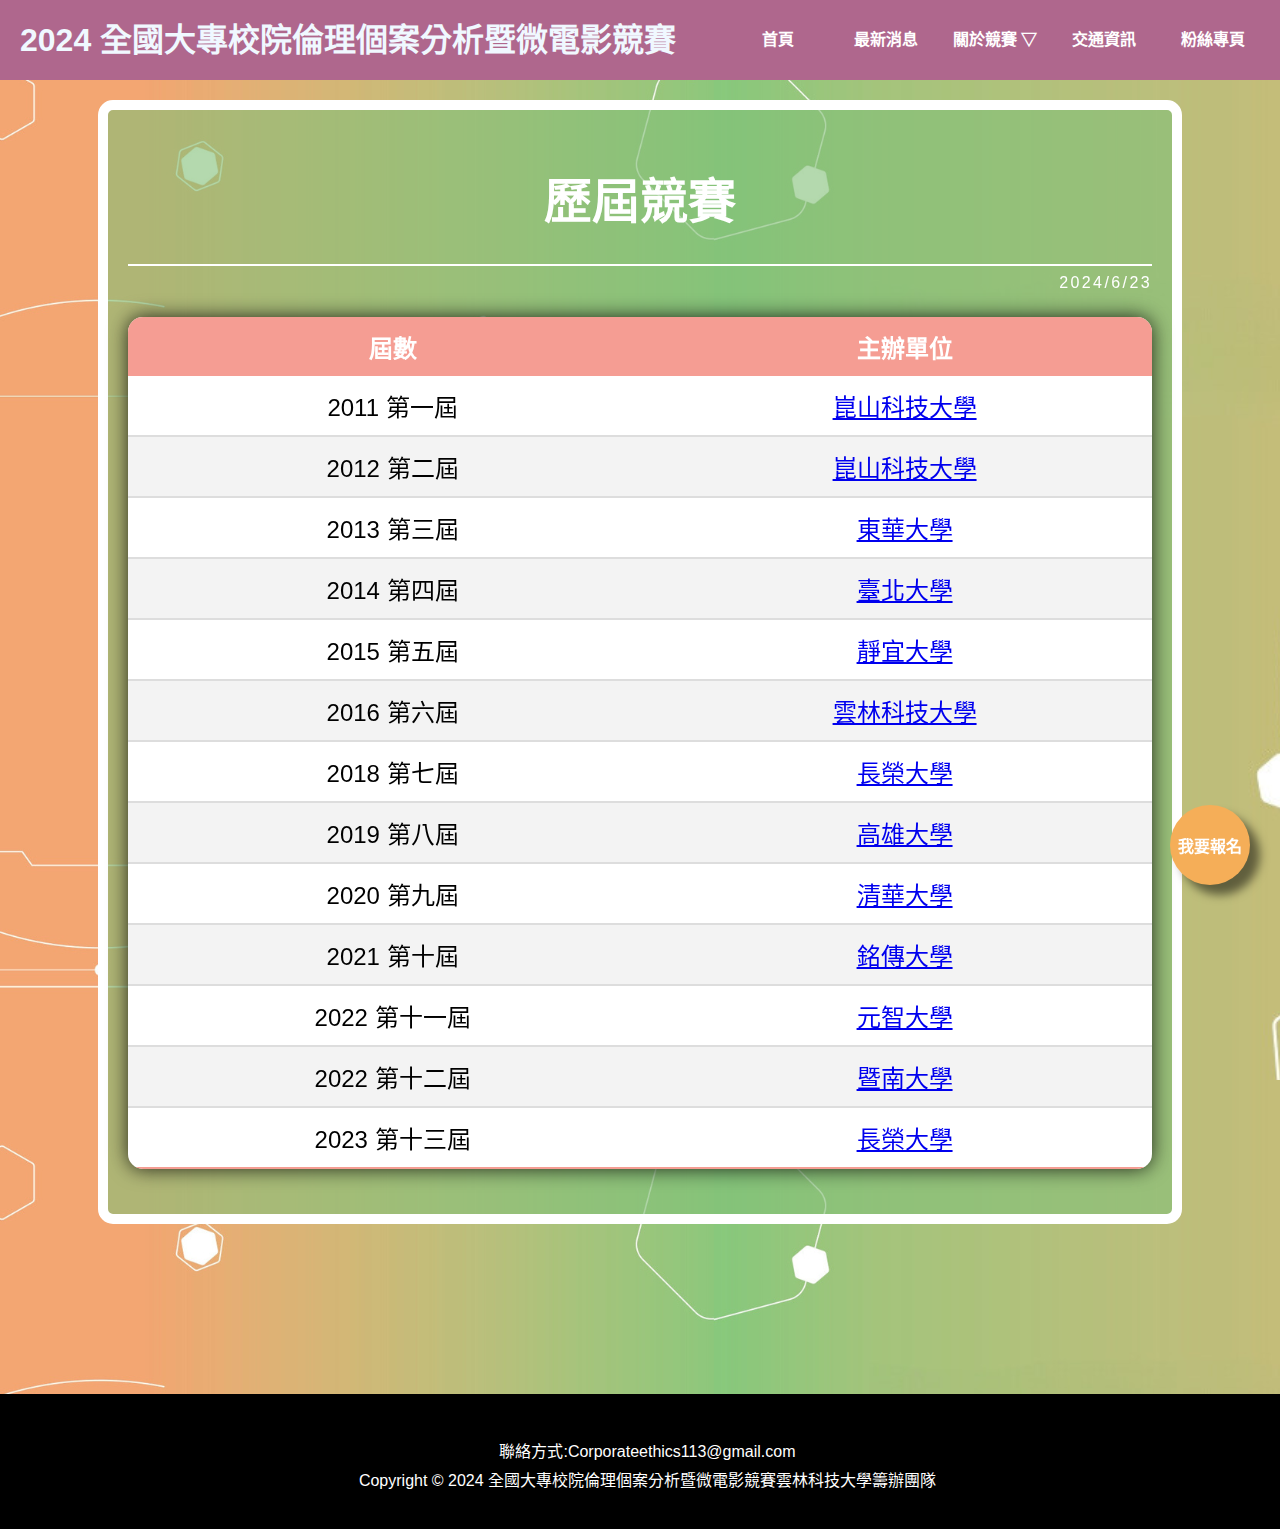
<file: yuntechWeb/previousCompetitions.html>
<!DOCTYPE html>
<html lang="zh-TW">
  <head>
    <meta charset="UTF-8">
    <meta name="viewport" content="width=device-width, initial-scale=1.0">
    <title>微電影競賽</title>
    <link rel="stylesheet" href="style/include.css">
    <link rel="stylesheet" href="style/blog.css">
    <script src="js/script.js" defer></script>
    
  </head>
  <body>
    <header>
      <h1>2024 全國大專校院倫理個案分析暨微電影競賽</h1>
      <div class="menu-toggle">功能選單 ▽</div>
      <nav>
          <ul>
            <li><a href="index.html">首頁</a></li>
            <li><a href="announcement.php">最新消息</a></li>
            <li class="has-submenu"><a href="">關於競賽 ▽</a>
              <ul id="submenu">
                <li><a href="workshop.html">賽前工作坊</a></li>
                <li><a href="movie.html">微電影競賽</a></li>
                <li><a href="caseAnalysis.html">個案分析競賽</a></li>
                <li><a href="previousCompetitions.html">歷屆競賽</a></li>
                <li><a href="eventAlbum.html">活動相簿</a></li>
                <li><a href="download.html">下載專區</a></li>
              </ul>
            </li>
            <li><a href="https://www.yuntech.edu.tw/index.php/2019-08-20-05-41-18">交通資訊</a></li>
            <li><a href="https://www.facebook.com/NCCBE/">粉絲專頁</a></li>
          </ul>
      </nav>
    </header>
  
    <main>
      <a href="https://docs.google.com/forms/d/e/1FAIpQLSd65jcGMwVrLgqRH8gedoj-oalJHaJfVDCgLDuP7XuOjYcffA/closedform" id="apply">我要報名</a>
      <h1>歷屆競賽</h1>
      <hr>
      <div class="blog-container">
        <div class="date">2024/6/23</div>
        <table class="content-table" style="width: 100%; text-align: center;">
          <thead>
            <tr style="text-align: center;">
              <th>屆數</th>
              <th>主辦單位</th>
            </tr>
          </thead>
          <tbody>
            <tr>
              <td>2011 第一屆</td>
              <td><a href="https://www.ksu.edu.tw/focusNews/detail/3633/">崑山科技大學</a></td>
            </tr>
            
            <tr>
              <td>2012 第二屆</td>
              <td><a href="https://www.ksu.edu.tw/focusNews/detail/4129">崑山科技大學</a></td>
            </tr>

            
            <tr>
              <td>2013 第三屆</td>
              <td><a href="https://www.cbeea.org.tw/event/78">東華大學</a></td>
            </tr>

            
            <tr>
              <td>2014 第四屆</td>
              <td><a href="https://www.cbeea.org.tw/event/77">臺北大學</a></td>
            </tr>

            
            <tr>
              <td>2015 第五屆</td>
              <td><a href="https://www.cbeea.org.tw/event/72">靜宜大學</a></td>
            </tr>


            
            <tr>
              <td>2016 第六屆</td>
              <td><a href="https://www.cbeea.org.tw/event/73">雲林科技大學</a></td>
            </tr>

            
            <tr>
              <td>2018 第七屆</td>
              <td><a href="http://www.cbeea.org.tw/event/76">長榮大學</a></td>
            </tr>

            
            <tr>
              <td>2019 第八屆</td>
              <td><a href="https://becamm.noob.tw/#/">	高雄大學</a></td>
            </tr>

            <tr>
              <td>2020 第九屆</td>
              <td><a href="https://www.cbeea.org.tw/event/117">清華大學</a></td>
            </tr>

            <tr>
              <td>2021 第十屆</td>
              <td><a href="https://cbeea2020.mcu.edu.tw/">	銘傳大學</a></td>
            </tr>
            
            <tr>
              <td>2022 第十一屆</td>
              <td><a href="http://cbeea2021.yzu.edu.tw/tw/">元智大學</a></td>
            </tr>

            <tr>
              <td>2022 第十二屆</td>
              <td><a href="http://www.cbeea.org.tw/event/140">暨南大學</a></td>
            </tr>

            <tr>
              <td>2023 第十三屆</td>
              <td><a href="https://dweb.cjcu.edu.tw/cbeea">長榮大學</a></td>
            </tr>

          </tbody>
        </table>
      </div>
    </main>
    <footer>
      <p>聯絡方式:Corporateethics113@gmail.com</p>
      <p>Copyright © 2024 全國大專校院倫理個案分析暨微電影競賽雲林科技大學籌辦團隊</p>
    </footer>
</body>
</html>
</file>
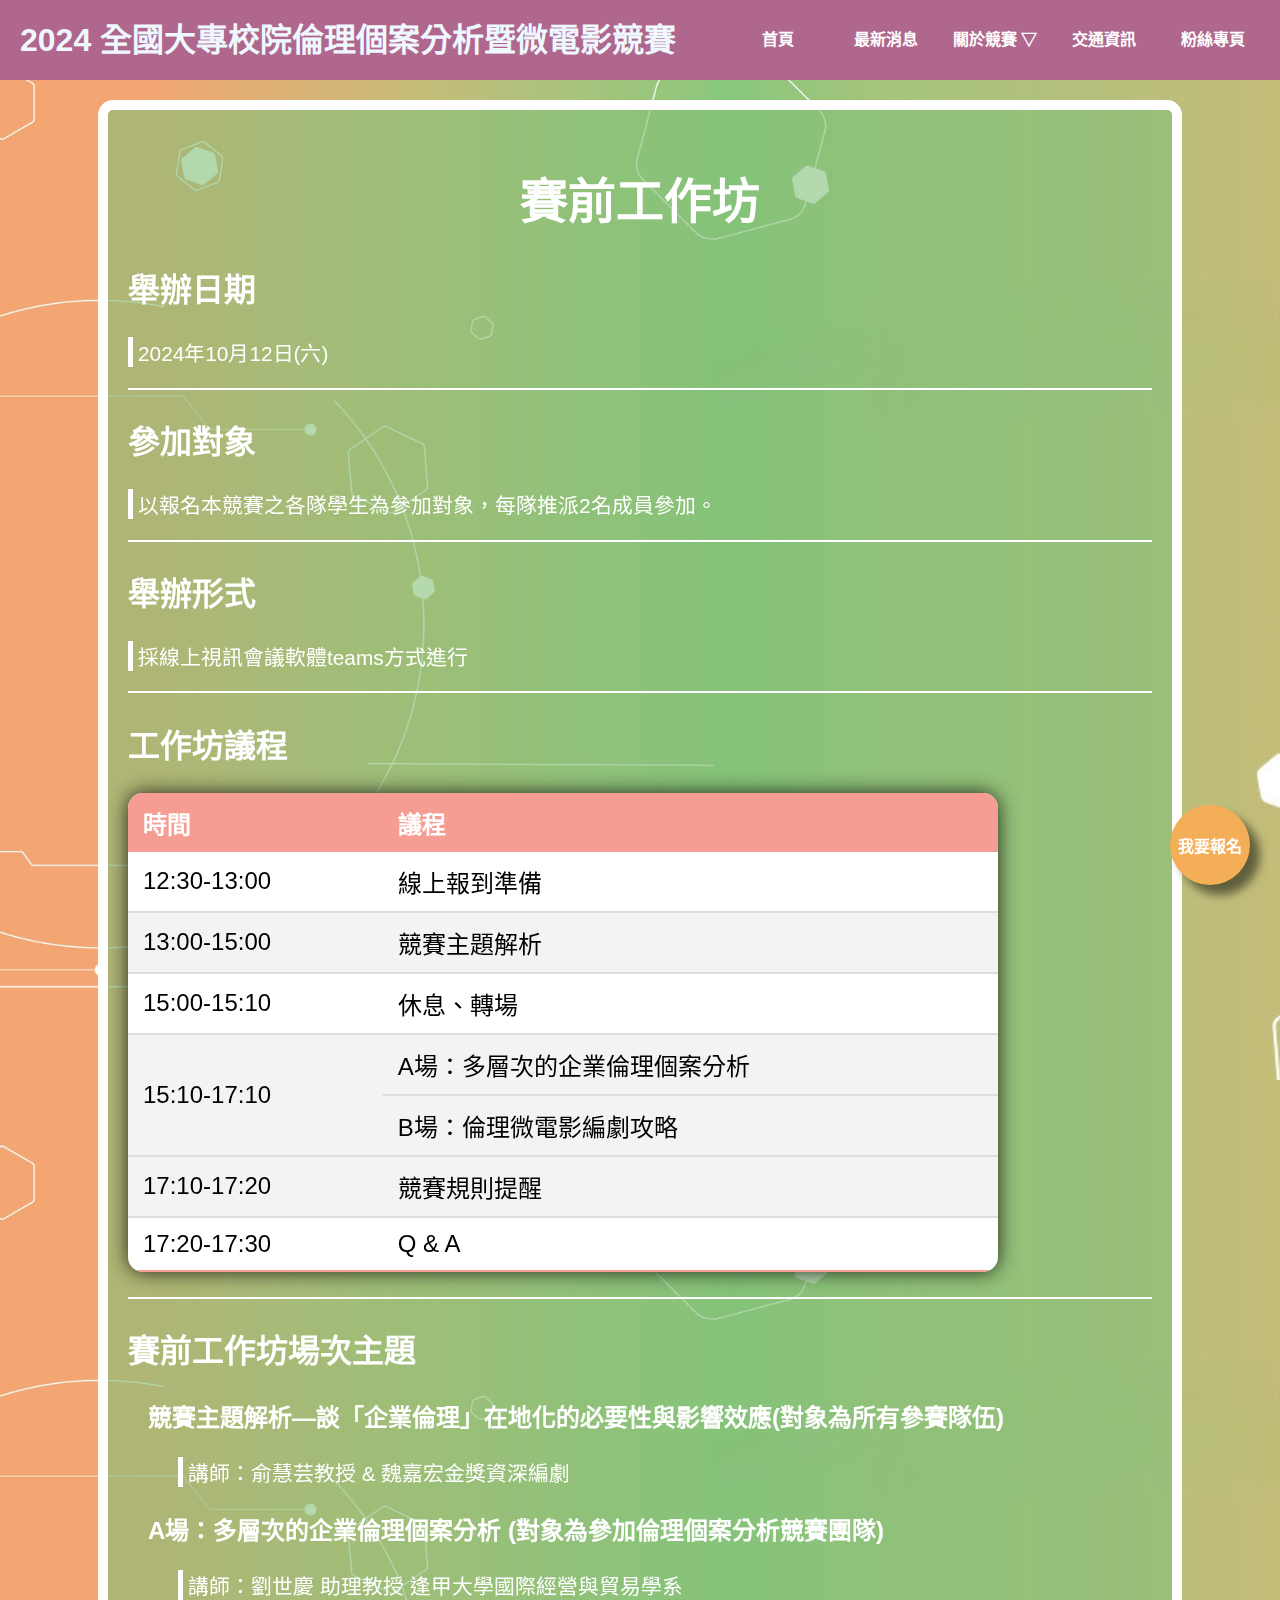
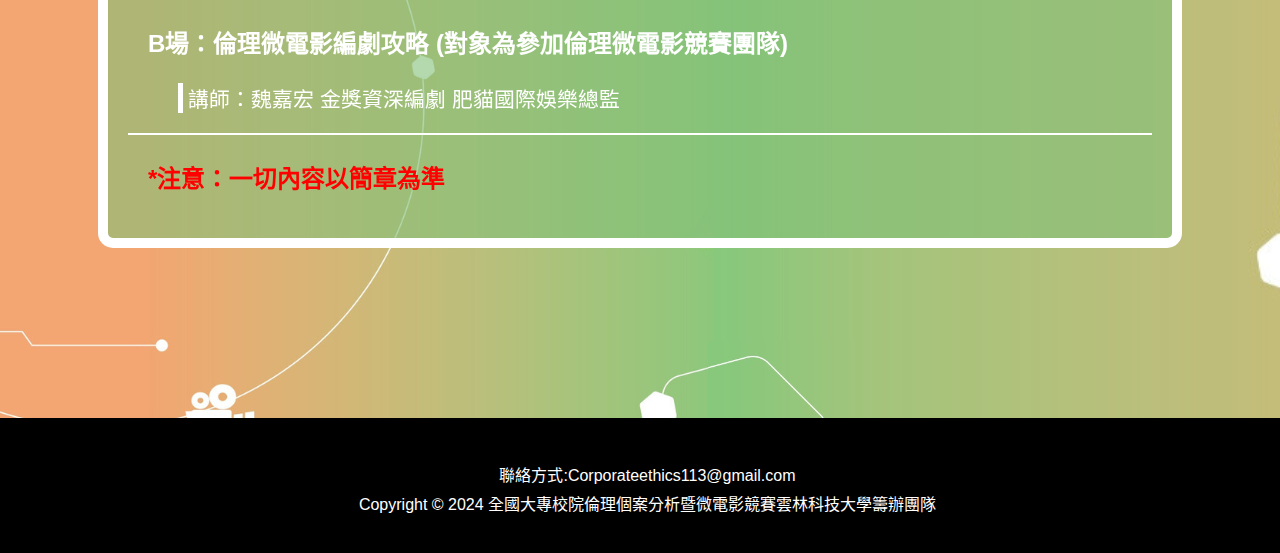
<file: yuntechWeb/workshop.html>
<!DOCTYPE html>
<html lang="zh-TW">
<head>
  <meta charset="UTF-8">
  <meta name="viewport" content="width=device-width, initial-scale=1.0">
  <title>賽前工作坊</title>
  <link rel="stylesheet" href="style/include.css">
  <link rel="stylesheet" href="style/blog.css">
  <script src="js/script.js" defer></script>
</head>
<body>
  <header>
    <h1>2024 全國大專校院倫理個案分析暨微電影競賽</h1>
    <div class="menu-toggle">功能選單 ▽</div>
    <nav>
        <ul>
          <li><a href="index.html">首頁</a></li>
          <li><a href="announcement.php">最新消息</a></li>
          <li class="has-submenu"><a href="">關於競賽 ▽</a>
            <ul id="submenu">
              <li><a href="workshop.html">賽前工作坊</a></li>
              <li><a href="movie.html">微電影競賽</a></li>
              <li><a href="caseAnalysis.html">個案分析競賽</a></li>
              <li><a href="previousCompetitions.html">歷屆競賽</a></li>
              <li><a href="eventAlbum.html">活動相簿</a></li>
              <li><a href="download.html">下載專區</a></li>
            </ul>
          </li>
          <li><a href="https://www.yuntech.edu.tw/index.php/2019-08-20-05-41-18">交通資訊</a></li>
          <li><a href="https://www.facebook.com/NCCBE/">粉絲專頁</a></li>
        </ul>
    </nav>
  </header>
  <main>
    <a href="https://docs.google.com/forms/d/e/1FAIpQLSd65jcGMwVrLgqRH8gedoj-oalJHaJfVDCgLDuP7XuOjYcffA/closedform" id="apply">我要報名</a>

      <h1>賽前工作坊</h1>
      <div class="blog-container">
        <h2>舉辦日期</h2>
        <p class="paragraph">2024年10月12日(六)</p>
        <hr>
      </div>
      <div class="blog-container">
        <h2>參加對象</h2>
        <p class="paragraph">以報名本競賽之各隊學生為參加對象，每隊推派2名成員參加。</p>
        <hr>
      </div>
      <div class="blog-container">
        <h2>舉辦形式</h2>
        <p class="paragraph">採線上視訊會議軟體teams方式進行</p>
        <hr>
      </div>
    
      <div class="blog-container">
      <h2>工作坊議程</h2>
        <table class="content-table">
          <tbody>

            <thead>
              <tr>
              <th>時間</th>
              <th>議程</th>
            </tr>
            </thead>

            <tr>
              <td>12:30-13:00</td>
              <td>線上報到準備</td>
            </tr>
            
            <tr>
              <td>13:00-15:00</td>
              <td>競賽主題解析</td>
            </tr>
            
            <tr>
              <td>15:00-15:10</td>
              <td>休息、轉場</td>
            </tr>
            
            <tr>
              <td rowspan="2">15:10-17:10</td>
              <td>A場：多層次的企業倫理個案分析</td>
            </tr>

            <tr>
              <td style="background-color: #f3f3f3">B場：倫理微電影編劇攻略</td>  
            </tr>
            <tr>
              <td>17:10-17:20</td>
              <td>競賽規則提醒</td>  
            </tr>
            <tr>
              <td>17:20-17:30</td>
              <td>Q & A</td>  
            </tr>

          </tbody>
        </table>
      </div>
        <hr>
      <h2>賽前工作坊場次主題</h2>
        <h3>競賽主題解析—談「企業倫理」在地化的必要性與影響效應(對象為所有參賽隊伍)</h3>
        <p class="paragraph" style="margin-left: 50px;">講師：俞慧芸教授 & 魏嘉宏金獎資深編劇</p>
        <h3>A場：多層次的企業倫理個案分析 (對象為參加倫理個案分析競賽團隊)</h3>
        <p class="paragraph"  style="margin-left: 50px;">講師：劉世慶 助理教授 逢甲大學國際經營與貿易學系</p>
        <h3>B場：倫理微電影編劇攻略 (對象為參加倫理微電影競賽團隊)</h3>
        <p class="paragraph"  style="margin-left: 50px;">講師：魏嘉宏 金獎資深編劇 肥貓國際娛樂總監</p>
        <hr>
        <h3 style="color: red;">*注意：一切內容以簡章為準</h3>
  
  
  </main>


  <footer>
    <p>聯絡方式:Corporateethics113@gmail.com</p>
    <p>Copyright © 2024 全國大專校院倫理個案分析暨微電影競賽雲林科技大學籌辦團隊</p>
    
    
  </footer>
</body>
</html>
</file>
<file: yuntechWeb/style/include.css>
/* 全局样式 */
body, header * {
    padding: 0;
    margin: 0;
    font-family: "Arial", "微軟正黑體", sans-serif;
}
body {
    margin: 0;
    margin-top: 0;
}

/* 導覽列 */
header {
    margin: 0;
    background-color: #AF678D;
    width: 100vw;
    height: 80px;
    position: fixed;
    z-index: 2;
    top: 0;
}

header h1 {
    margin: 0;
    color: aliceblue;
    position: absolute;
    margin-left: 20px;
    top: 0;
    line-height: 80px;
}

header a {
    text-decoration: none;
    color: rgb(255, 255, 255);
    font-weight: bold;
}

header li {
    width: 8.5vw;
    text-align: center;
    list-style: none;
    float: left;
    transition-duration: 0.25s;
    transition-timing-function: linear;
}

header li:hover {
    background-color: #a46285;
}

header ul {
    position: absolute;
    right: 1vw;
    top: 0;
    line-height: 80px;
    margin: 0;
    padding: 0;
}

#submenu {
    background-color: #AF678D;
    display: none;
    float: inline-start;
    margin-top: 4.5vw;
    width: 8.5vw;
    right: inherit;
    max-height: 300px; /* 设置子菜单的最大高度 */
    overflow-y: auto;  /* 添加垂直滚动条 */
}

/* 菜單切換按鈕 */
.menu-toggle {
    display: none;
    background-color: #AF678D;
    color: #fff;
    text-align: center;
    padding: 10px;
    cursor: pointer;
}
@media (max-width: 1440px) {
    #submenu {
        margin-top: 5.2vw;
    }
} 

@media (max-width: 1024px) {
    #submenu {
        margin-top: 7.8vw;
    }
} 

@media (max-width: 768px) {
    header {
        height: auto;
        padding: 10px 0;
    }

    header h1 {
        position: relative;
        text-align: center;
        margin: 0;
        line-height: 1.5;
    }

    header ul {
        position: static;
        display: none;
        width: 100%;
        background-color: #AF678D;
        text-align: center;
    }

    header li {
        width: 100%;
        float: none;
        display: block;
        border-bottom: 1px solid #a46285;
    }

    header li:hover {
        background-color: #a46285;
    }

    header ul#submenu {
        position: static;
        display: none;
        background-color: #d7adc3bd;
        width: 100%;
        margin-top: 0;
        max-height: 200px; /* 为移动设备设置最大高度 */
    }

    header nav {
        display: flex;
        flex-direction: column;
        align-items: center;
    }

    .menu-toggle {
        display: block;
    }
}

@media (min-width: 769px) {
    .menu-toggle {
        display: none;
    }
}
@media (max-width : 900px){
    header h1 {
        font-size: 12pt;
    }
}

@media (max-width : 1200px){
    header h1 {
        font-size: 16pt;
    }
}
/* 報名按鈕 */
#apply {
    position: fixed;
    bottom: 15px;
    right: 30px;
    background-color: rgb(245, 174, 88);
    border-radius: 100%;
    width: 80px;
    height: 80px;
    text-decoration: none;
    display: flex;
    justify-content: center;
    align-items: center;
    color: rgb(255, 255, 255);
    font-weight: bold;
    box-shadow: 10px 10px 10px rgba(0, 0, 0, 0.5);
    transition-duration: 0.25s;
    transition-timing-function: linear;
    z-index: 9999 ;
}

#apply:hover{
    background-color: rgba(255, 255, 255, 0.796);
    color: rgba(0, 0, 0, 0.8);

}
body > footer {
    position: sticky;
    top: 100vh;
    z-index: 0;
    
}

footer {
    background-color: black;
    width: 100vw;
    height: 15vh;
    display: flex;
    justify-content:center;
    align-items: center;
    flex-direction: column;
    /* position: relative;
    top:150px; */


}
footer p{
    margin-top: 5px;
    margin-bottom: 0;
    margin-left: 15px;
    color: white;
}

@media (max-width: 1200px) {
    #apply {
    }

    footer {
        height: 12vh;
    }

    footer p {
        font-size: 16px;
    }
}

@media (max-width: 768px) {
    #apply {
    }

    footer {
        height: 10vh;
    }

    footer p {
        font-size: 14px;
    }
}

@media (max-width: 480px) {
    #apply {
        right: 0px;
        
    }

    footer {

        align-items: start;
    }

    footer p {
        font-size: 12px;
    }
}
</file>
<file: yuntechWeb/style/style.css>
/* 全局样式 */
* {
    padding: 0;
    margin: 0;
    font-family: "Arial", "微軟正黑體", sans-serif;
}

body {
    margin: 0;
    margin-top: 0;
    overflow:hidden;
    /* height: 100%; */
}
:root {
	overflow-x: hidden;
}
/* 主頁 */
#news {
    width: 100%;
    margin-top: 100px;
    /* background-color: #b65836; */

}

#news > img {
    height: 100%;
    width: 100%;
    /* margin-bottom: 100px; */
    transform: translateY(30px);
    object-fit: contain
}

.eventTheme {
    height: 65vh;
    background-image: url("../image/index/indexbackground.png");
    display: flex;
    justify-content: center;
    align-items: center;
    background-size: auto;
    margin-top: 100px;
    padding-top: 100px;
    
}

.eventTheme h2 {
    text-shadow: -5.5px -5.5px 5px rgba(255, 255, 255, 0.3), 6.5px 6.5px 1px #b65836;
    color: transparent;
    -webkit-text-stroke-width: 2px;
    -webkit-text-stroke-color: #ffffff;
    margin-right: 150px;
    font-size: 56pt;
    font-weight: bold;
    white-space: nowrap;
    margin-left: 20px;
}

.content-area {
    background:linear-gradient(to right,#EB6A79,#F2A477);
    border-radius: 15px;
    box-shadow: 20px 20px 10px rgba(0,0,0,0.5);
    height: auto;
    width: 50%;
    align-content: center;
    padding: 20px;
    font-size: 22px;
    color: aliceblue;
    line-height: 42px;
}

.competitionTheme {
    background-image: url("../image/index/indexbackground.png");
    height: 75vh;
    display: flex;
    justify-content: center;
    align-items: center;
    flex-direction: column;
    line-height: 100px;
    background-size: auto;
}

.competitionTheme h2 {
    text-shadow: -5.5px -5.5px 5px rgba(255, 255, 255, 0.3), 6.5px 6.5px 1px #f87268;
    color: transparent;
    -webkit-text-stroke-width: 2px;
    -webkit-text-stroke-color: #ffffff;
    font-size: 56pt;
    font-weight: bold;
}

.competitionTheme p {
    font-size: 40px;
    font-weight: bold;
    padding: 3px 8px;
    background-image: -webkit-linear-gradient(left, #114357, #F29492 25%, #114357 50%, #F29492 75%, #114357);
    -webkit-text-fill-color: transparent;
    -webkit-background-clip: text;
    -webkit-background-size: 200% 100%;
    -webkit-animation: maskedAnimation 4s infinite linear;
}

@keyframes maskedAnimation {
    0% {
        background-position: 0 0;
    }
    100% {
        background-position: -100% 0;
    }
}

.competitionTheme img {
    width: 320px;
    height: 180px;
    margin-top: 0;
    line-height: 0;
    padding: 0px;
    justify-self: end;
}

.mainSupport, .support {
    background-color: white;
    height:auto;
    margin-bottom: 50px;
    margin-top: 50px;
    display: flex;
    justify-content: center;
    align-items: center;
    flex-direction: column;
    line-height: 120px;
}

.mainSupport h2, .support h2 {
    text-shadow: -5.5px -5.5px 5px rgba(255, 255, 255, 0.3), 6.5px 6.5px 1px #e3f4d7;
    color: transparent;
    -webkit-text-stroke-width: 2px;
    -webkit-text-stroke-color: #000000;
    font-size: 56pt;
    font-weight: bold;
}

.icon {
    width: 100%;
    height: 43.5%;
    display: flex;
    justify-content: center;
}

.mainSupport img, .support img {
    width: 480px;
    height: 330px;
    margin-left: 10px;
}

.support img {
    margin-left: 100px;
    margin-top: 50px;
}

/* 响应式设计 */
@media (max-width: 1200px) {
    .news {
        background-size: 1600px 900px;
    }
    .eventTheme h2, .competitionTheme h2, .mainSupport h2, .support h2 {
        font-size: 32pt;
    }

    .content-area {
        font-size: 20px;
    }

    .competitionTheme p {
        font-size: 36px;
    }
    .competitionTheme {
        height: 60vh;
    }

    .mainSupport img, .support img {
        width: 320px;
        height: 180px;
    }

    .icon {
        flex-direction: column;
        align-items: center;
        height: auto;

    }
    .mainSupport, .support {
        height: 100vh;
        margin-top: 50px;
    }
    .support img {
        margin-left: 0;
        margin-top: 20px;
    }
    
}

@media (max-width: 768px) {
    .news {
        background-size: 1280px 720px;
    }
    .eventTheme, .competitionTheme, .mainSupport, .support {
        height: auto;
        padding: 20px;
        text-align: center;
    }

    .eventTheme h2, .competitionTheme h2, .mainSupport h2, .support h2 {
        font-size: 28pt;
    }
    .eventTheme h2 {
        margin-right: 15px;
    }
    .content-area {
        font-size: 18px;
        
    }

    .competitionTheme p {
        font-size: 32px;
    }

    .mainSupport img, .support img {
        width: 320px;
        height: 180px;
    }

    .icon {
        flex-direction: column;
    }

    .support img {
        margin-left: 0;
        margin-top: 20px;
    }
}

@media (max-width: 480px) {
    .news {
        width: 100%;
        height: 50vh;
    }
    .news >img{

    }
    .eventTheme {
        flex-direction: column;
        margin-top: 0px;
        padding-top: 50px;
    }
    .eventTheme h2, .competitionTheme h2, .mainSupport h2, .support h2 {
        font-size: 24pt;
    }
    .eventTheme h2 {
        margin-right: 10px;
    }
    .content-area {
        font-size: 16px;
        width: 75%;
        line-height: 30px;
    }

    .competitionTheme p {
        font-size: 20px;
        line-height: 40px;
        white-space: nowrap;
    }

    .mainSupport img, .support img {
        width: 280px;
        height: 157px;
    }
}
</file>
<file: yuntechWeb/style/blog.css>
body {
    background-image: url("../image/index/indexbackground.png");
}
main {

    background-color: rgb(130, 191, 120,0.6);
    width: 80%;
    border: 10px solid #fff;
    padding: 20px;
    margin:  0px auto;
    max-width: 1800px;
    min-height: 550px;
    border-radius: 15px;
    position: relative;
    top:100px;
    z-index: 1;
    margin-bottom: 30vh;
}

main > h1 {
    text-align: center;
    color: #fff;
    font-size: 3.0rem;
}

.blog-container {
    margin-bottom: 20px;
}

.date {
    color:#fff;
    letter-spacing:  0.15rem;
    text-align: right;
    font-weight: 400;
}

.paragraph {
    border-left: 5px solid #fff;
    padding-left: 5px;
    color: #fff;
    font-size: 1.3rem;
}

.paragraph-order {
    padding-left: 5px;
    color: #fff;
    font-size: 1.2rem;
}

h2 {
    font-size: 2.0rem;
    color: #fff;
}

h3 {
    font-size: 1.5rem;
    color: #fff;
    padding-left: 20px;
}

hr {

    border-top: 1px solid #fff;
    border: 1px solid #fff;
}

.content-table {
    border-collapse: collapse;
    margin: 25px 0;
    font-size: 1.5em;
    min-width: 85%;
    border-radius: 15px;
    overflow: hidden;
    box-shadow: 0 0 20px rgba(0, 0, 0, 0.8);
    background-color: #fff;
    
}

.content-table thead tr {
    background-color: #F59D93;
    color: #ffffff;
    text-align: left;
    font-weight: bold;
}

.content-table th,
.content-table td {
    padding: 12px 15px;
}

.content-table tbody tr {
    border-bottom: 2px solid #dddddd;
}

.content-table tbody tr:nth-of-type(even) {
    background-color: #f3f3f3;
}

.content-table tbody tr:last-of-type {
    border-bottom: 2px solid #F59D93;
}

.paragraph-order .content-table {
    color: #000;
    font-size: 0.9em;
}

.announcement-container {
    background-color: #fff;
    min-width: 60vw;
    min-height: 55vh;
    border-radius: 15px;   

}

.announcement-container ul { 
    list-style: none;
    width:inherit;
    min-height: 65vh;
    display: flex;
    flex-direction: column;
    justify-content: center;
    margin: 30px 20px;
    padding: 50px 20px;
}

.announcement-container li {
    border-bottom: 2px solid whitesmoke;
    min-height: 10vh;
    display: flex;
    justify-content: space-between;
}

.announcement-container ul li:hover{
    background-color: rgba(118, 118, 118, 0.1);
}

.announcement-container ul li a{
    color: #000;
    margin-left: 15px;
}

.announcement-container ul li a,span {
    text-decoration: none;
    position: relative;
    top: 25px;
    margin-left: 15px;
    
}

.announcement-container ul li span {
    margin-left: 90px;
}

.file {
    width: 75%;
    height: 300px;
    background-color: #fff;
    border: #fff 1px solid;
    border-radius: 15px;
    position: relative;
    left: 133px;
    top: 10px;
    box-shadow: 16px 17px 4px -8px rgba(0,0,0,0.1);
    display: flex;
    justify-content: center;
    margin-bottom: 30px;

}

.file img {
    width: 150px;
    bottom: 10px;
    left: 50px;
    position: relative;
}

.file a {
    display: inline-block;
    height: 500px;
    width: 250px;
    height: max-content;
    position: relative;
    top: 30px;
    background-color: #fff;
    padding: 30px;
    /* padding:200px 30px 30px 30px; */
    
    margin-left: 35px;
    text-decoration: none;
    border-radius: 15px;
    opacity: 1;
    transition-duration: 0.1s;
    transition-timing-function: linear;
}
.file a:hover {
    border:3px rgba(242, 114, 137, 0.364)solid ;
    background:rgba(242, 114, 137, 0.581);
}
.file a b {
    display: block;
    position: relative;
    text-align: center;
    font-size: 22pt;
    color: rgb(241, 27, 27);
    width: 100%;
    text-align: center;

}

#word a:hover {
    border:3px rgba(118, 192, 224, 0.364)solid ;
    background:rgba(118, 192, 224, 0.581);
}
#word a b {
    color: rgb(96, 121, 159);
}
/* 响应式设计 */
@media (max-width: 1200px) {
    .file {
        width: 65%;
        height: 45vh; /* 高度根据内容自适应 */
        top: 60px; /* 高度根据内容自适应 */
        display: flex;
        justify-content: center;
    }

    .file img {
        width: 120px;
        left: 40px;
    }

    .file a {
        width: 200px;
        padding: 20px;
        margin-left: 20px;
    }

    .file a b {
        font-size: 20pt;
    }

    .content-table {
        font-size: 1.2em;
    }
    main > h1 {
        font-size: 2.2em;
    }
    h2 {
        font-size: 1.7em;
    }
    h3 {
        font-size: 1.2em;
    }
    .paragraph,li{
        font-size: 1em;
    }

}

@media (max-width: 768px) {
    .file {
        width: 80%;
        top: 40px; 
        left: 50px;
        display: flex;
        justify-content: center;
        align-items: center;
    }

    .file img {
        width: 100px;
        left: 20px;
    }

    .file a {
        width: 180px;
        padding: 15px;
        margin-left: 15px;
    }

    .file a b {
        font-size: 18pt;
        width: 90%;
    }
    .content-table {
        font-size: 1em;
    }
    main > h1 {
        font-size: 1.6em;
    }    
    h2 {
        font-size: 1.4em;
    }

    h3 {
        font-size: 0.9em;
    }
    .paragraph,li{
        font-size: 0.7em;
    }
}

@media (max-width: 480px) {
    .file {
        width: 90%;
        left: 10px;
        top: 20px;
        height: 50vh; /* 高度根据内容自适应 */
        display: flex;
        justify-content: center;
        align-items: center;
        flex-direction: column;
    }

    .file img {
        width: 80px;
        right: 10px;
    }

    .file a {
        width: 150px;
        padding: 10px;
        margin-left: 10px;
    }

    .file a b {
        font-size: 16pt;
        width: 85%;
    }

    .announcement-container ul li{
        flex-direction: column-reverse;
        justify-content: center;
        
    }

    .announcement-container ul li a,span {
        font-size: 12px;    
        margin-left: 0;
        top: 0;
    }

    .announcement-container ul li span {
        display: block;
        margin-left: 0 ;
       
    }
    .content-table {
        font-size: 0.8em;
    }


}
</file>
